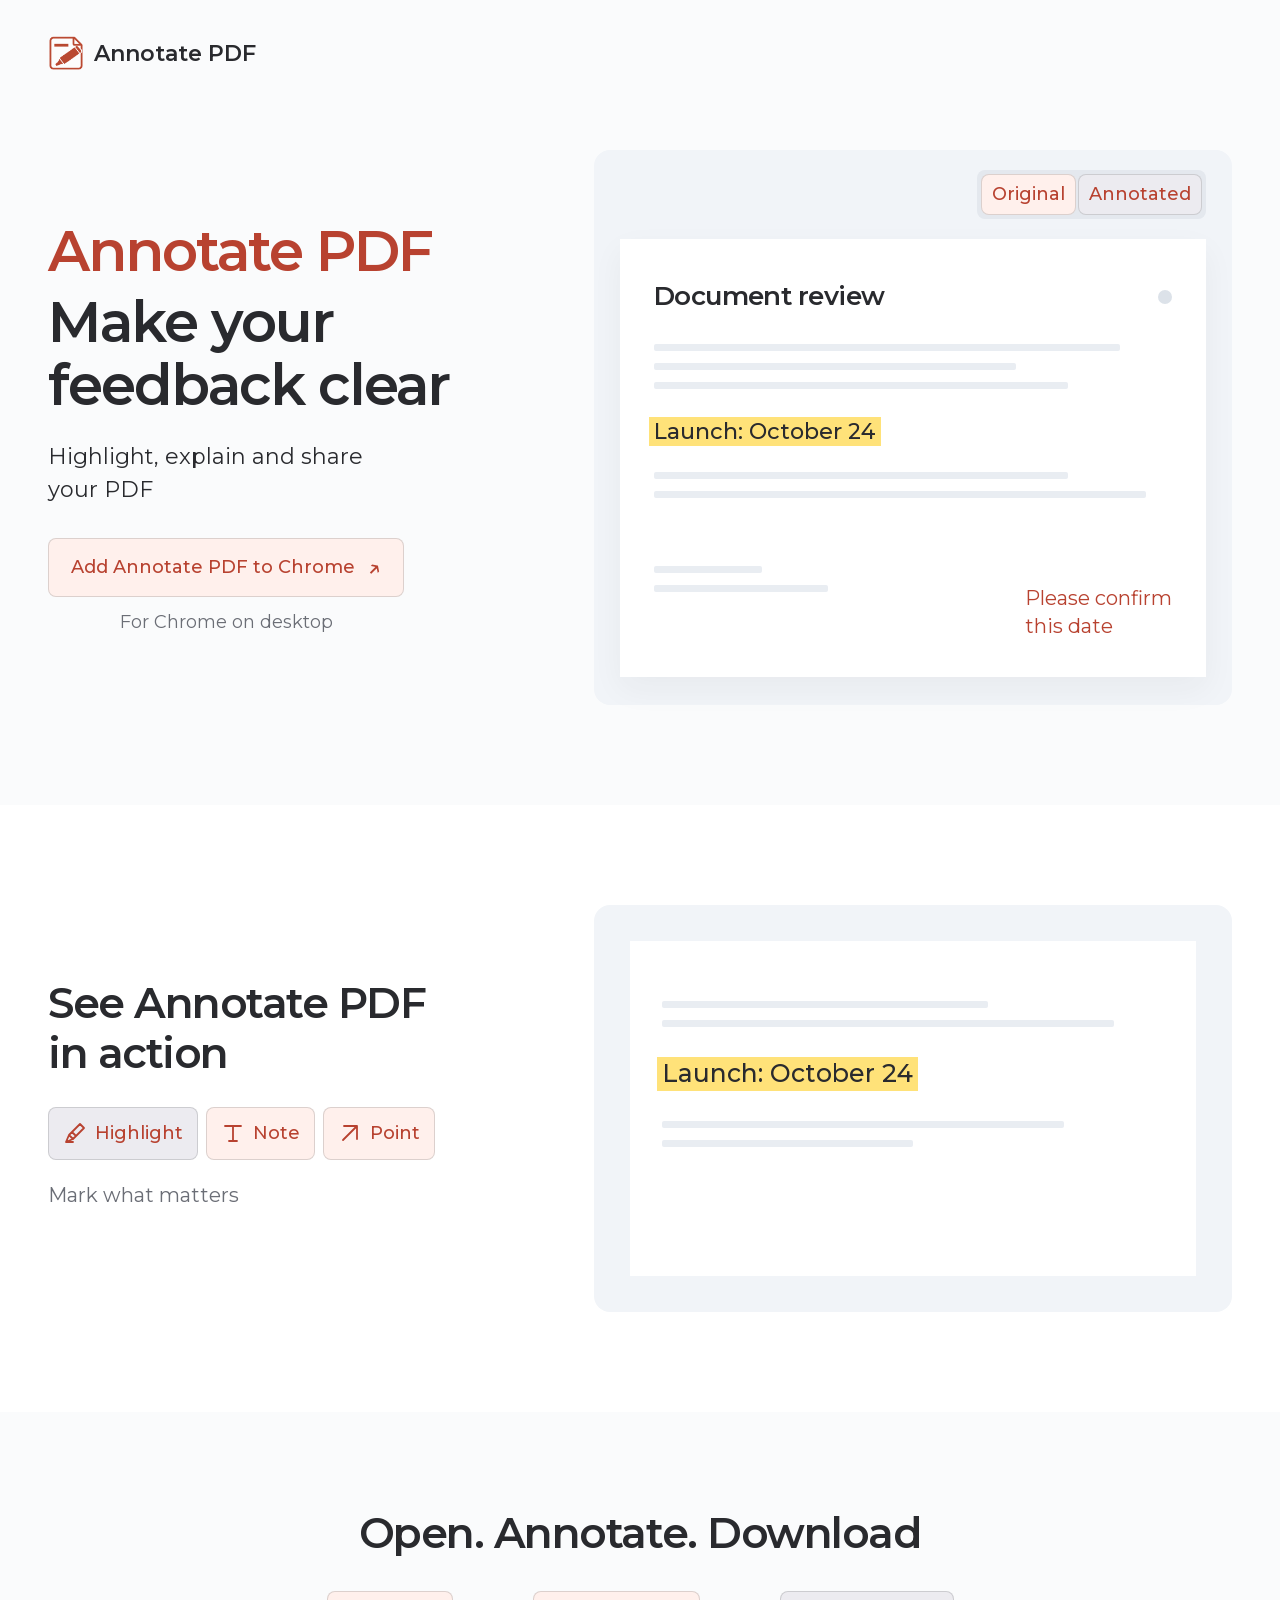
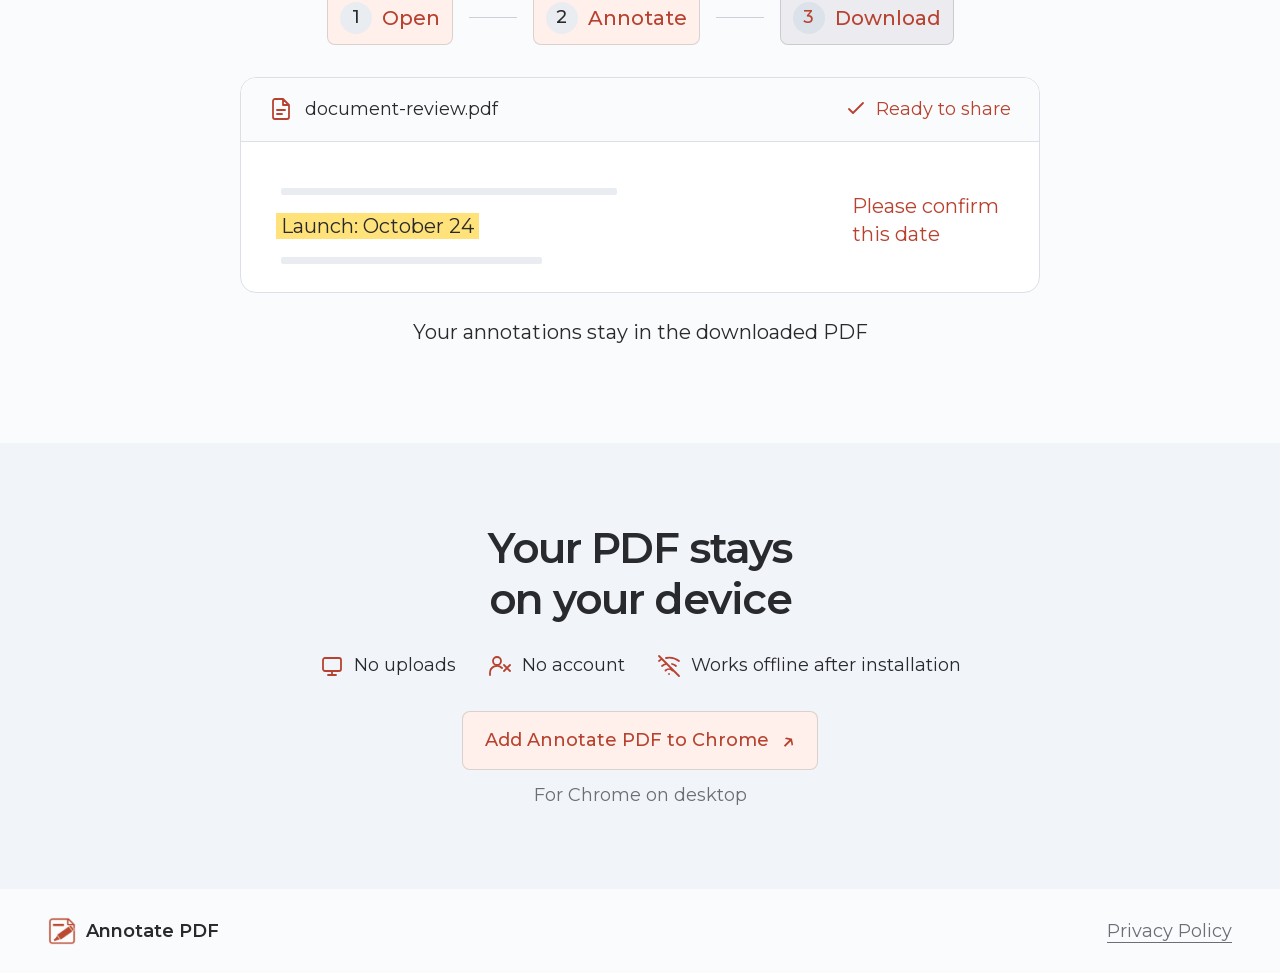
<file: index.html>
<!doctype html>
<html lang="en">
<head>
  <meta charset="utf-8">
  <meta name="viewport" content="width=device-width, initial-scale=1">
  <title>Annotate PDF — Highlight, Add Notes and Download</title>
  <meta name="description" content="Use Annotate PDF to highlight text, add notes and arrows, and download your marked-up file. For Chrome on desktop, with no PDF uploads or account.">
  <meta property="og:title" content="Annotate PDF — Make Your Feedback Clear">
  <meta property="og:description" content="Highlight, explain and download your document with Annotate PDF for Chrome.">
  <meta property="og:type" content="website">
  <meta property="og:url" content="https://annotatepdf.org/">
  <link rel="canonical" href="https://annotatepdf.org/">
  <link rel="icon" href="/welcome/assets/annotate-pdf.png" type="image/png">
  <link rel="preload" href="/welcome/assets/Montserrat-Regular.woff2" as="font" type="font/woff2" crossorigin>
  <link rel="preload" href="/welcome/assets/Montserrat-SemiBold.woff2" as="font" type="font/woff2" crossorigin>
  <link rel="stylesheet" href="/home.css?v=5">
  <script src="/home.js?v=2" defer></script>
</head>
<body>
  <header class="site-header wrap">
    <a class="brand" href="/" aria-current="page"><img src="/welcome/assets/annotate-pdf.png" width="36" height="36" alt="">Annotate PDF</a>
  </header>
  <main>
    <section class="hero wrap" aria-labelledby="hero-title">
      <div class="hero-copy">
        <h1 id="hero-title"><span>Annotate PDF</span> Make your feedback clear</h1>
        <p class="lead">Highlight, explain and share your PDF</p>
        <div class="install-group">
          <button class="install" type="button" commandfor="install-dialog" command="show-modal" data-install>Add Annotate PDF to Chrome <span aria-hidden="true">↗</span></button>
          <p class="platform">For Chrome on desktop</p>
        </div>
      </div>
      <div class="hero-example example" data-view="annotated">
        <div class="example-bar"><div class="switch interactive" hidden aria-label="Compare document">
          <button type="button" data-view="original" aria-pressed="false">Original</button>
          <button type="button" data-view="annotated" aria-pressed="true">Annotated</button>
        </div></div>
        <div class="paper hero-paper" role="img" aria-label="Example PDF in Annotate PDF with a highlighted date and a note asking to confirm the date.">
          <div aria-hidden="true" class="paper-content">
            <div class="doc-heading">Document review<span class="doc-dot"></span></div>
            <div class="rule w90"></div><div class="rule w70"></div><div class="rule w80"></div>
            <div class="date"><span>Launch: October 24</span><i class="highlight annotation"></i></div>
            <div class="rule w80"></div><div class="rule w95"></div>
            <div class="review-note annotation">Please confirm<br>this date</div>

            <div class="doc-bottom"><div class="rule w50"></div><div class="rule w80"></div></div>
          </div>
        </div>
      </div>
    </section>

    <section class="tools-section" aria-labelledby="tools-title">
      <div class="wrap tools-layout">
        <div class="tools-copy">
          <h2 id="tools-title">See Annotate PDF<br> in action</h2>
          <div class="tool-tabs interactive" role="tablist" aria-label="Annotation examples" hidden>
            <button type="button" id="tab-highlight" role="tab" aria-selected="true" aria-controls="panel-highlight" tabindex="0" data-tool="highlight"><svg aria-hidden="true" viewBox="0 0 24 24"><path d="m9 11 8-8 4 4-8 8M9 11l4 4-3 3-4-4 3-3ZM6 14l-3 7 7-3M3 21h7"/></svg>Highlight</button>
            <button type="button" id="tab-note" role="tab" aria-selected="false" aria-controls="panel-note" tabindex="-1" data-tool="note"><svg aria-hidden="true" viewBox="0 0 24 24"><path d="M4 5h16M12 5v15M8 20h8"/></svg>Note</button>
            <button type="button" id="tab-point" role="tab" aria-selected="false" aria-controls="panel-point" tabindex="-1" data-tool="point"><svg aria-hidden="true" viewBox="0 0 24 24"><path d="M5 19 19 5M6 5h13v13"/></svg>Point</button>
          </div>
          <div class="tool-caption">
            <p id="panel-highlight" role="tabpanel" aria-labelledby="tab-highlight" tabindex="0">Mark what matters</p>
            <p id="panel-note" role="tabpanel" aria-labelledby="tab-note" tabindex="0" hidden>Explain it on the page</p>
            <p id="panel-point" role="tabpanel" aria-labelledby="tab-point" tabindex="0" hidden>Show exactly where</p>
          </div>
        </div>
        <div class="tool-example" data-tool="highlight" role="img" aria-label="Document example with the launch date highlighted.">
          <div class="detail-paper" aria-hidden="true">
            <div class="rule w65"></div><div class="rule w90"></div>
            <div class="detail-date">Launch: October 24<i class="tool-highlight"></i><i class="detail-box tool-point"></i></div>
            <div class="rule w80"></div><div class="rule w50"></div>
            <div class="detail-note tool-note">Please confirm this date</div>

          </div>
        </div>
      </div>
    </section>

    <section class="workflow wrap" aria-labelledby="workflow-title">
      <h2 id="workflow-title">Open. Annotate. Download</h2>
      <div class="steps interactive" aria-label="Preview the three steps" hidden>
        <button type="button" data-step="open" aria-pressed="false"><span>1</span>Open</button><i aria-hidden="true"></i>
        <button type="button" data-step="annotate" aria-pressed="false"><span>2</span>Annotate</button><i aria-hidden="true"></i>
        <button type="button" data-step="download" aria-pressed="true"><span>3</span>Download</button>
      </div>
      <div class="workflow-demo" data-step="download">
        <div class="file-bar"><svg aria-hidden="true" viewBox="0 0 24 24"><path d="M14 2H6a2 2 0 0 0-2 2v16a2 2 0 0 0 2 2h12a2 2 0 0 0 2-2V8l-6-6ZM14 2v6h6M8 13h8M8 17h5"/></svg><span>document-review.pdf</span><span class="file-check"><svg aria-hidden="true" viewBox="0 0 24 24"><path d="m5 12 4 4L19 6"/></svg>Ready to share</span></div>
        <div class="result-document" role="img" aria-label="PDF exported from Annotate PDF, with the highlight and note visible in the document.">
          <div aria-hidden="true" class="result-content"><div class="result-lines"><div class="rule w90"></div><div class="result-date">Launch: October 24<i class="result-highlight"></i></div><div class="rule w70"></div></div><div class="result-note">Please confirm<br>this date</div></div>
        </div>
      </div>
      <p class="result-copy">Your annotations stay in the downloaded PDF</p>
    </section>

    <section class="closing" aria-labelledby="closing-title"><div class="wrap">
      <h2 id="closing-title">Your PDF stays<br>on your device</h2>
      <ul class="benefits">
        <li><svg aria-hidden="true" viewBox="0 0 24 24"><rect x="3" y="4" width="18" height="13" rx="2"/><path d="M8 21h8m-4-4v4"/></svg>No uploads</li>
        <li><svg aria-hidden="true" viewBox="0 0 24 24"><circle cx="9" cy="7" r="4"/><path d="M2 21v-2a7 7 0 0 1 12-5m2-3 6 6m0-6-6 6"/></svg>No account</li>
        <li><svg aria-hidden="true" viewBox="0 0 24 24"><path d="m2 2 20 20M8.5 16.5a5 5 0 0 1 7 0M5 12a10 10 0 0 1 4-2m6 0a10 10 0 0 1 4 2M2 7a16 16 0 0 1 3-2m4-1a16 16 0 0 1 13 3M12 20h.01"/></svg>Works offline after installation</li>
      </ul>
      <div class="install-group">
        <button class="install" type="button" commandfor="install-dialog" command="show-modal" data-install>Add Annotate PDF to Chrome <span aria-hidden="true">↗</span></button>
        <p class="platform">For Chrome on desktop</p>
      </div>
    </div></section>
  </main>
  <footer class="site-footer wrap"><a class="brand" href="/"><img src="/welcome/assets/annotate-pdf.png" width="28" height="28" alt="">Annotate PDF</a><a href="/privacy/">Privacy Policy</a></footer>
  <dialog id="install-dialog" closedby="any" lang="en" aria-labelledby="install-title" aria-describedby="install-description">
    <h2 id="install-title">The extension is under review</h2>
    <p id="install-description">We’ll add the store link once it’s published</p>
    <form method="dialog"><button class="install" autofocus>Got it</button></form>
  </dialog>
</body>
</html>
</file>
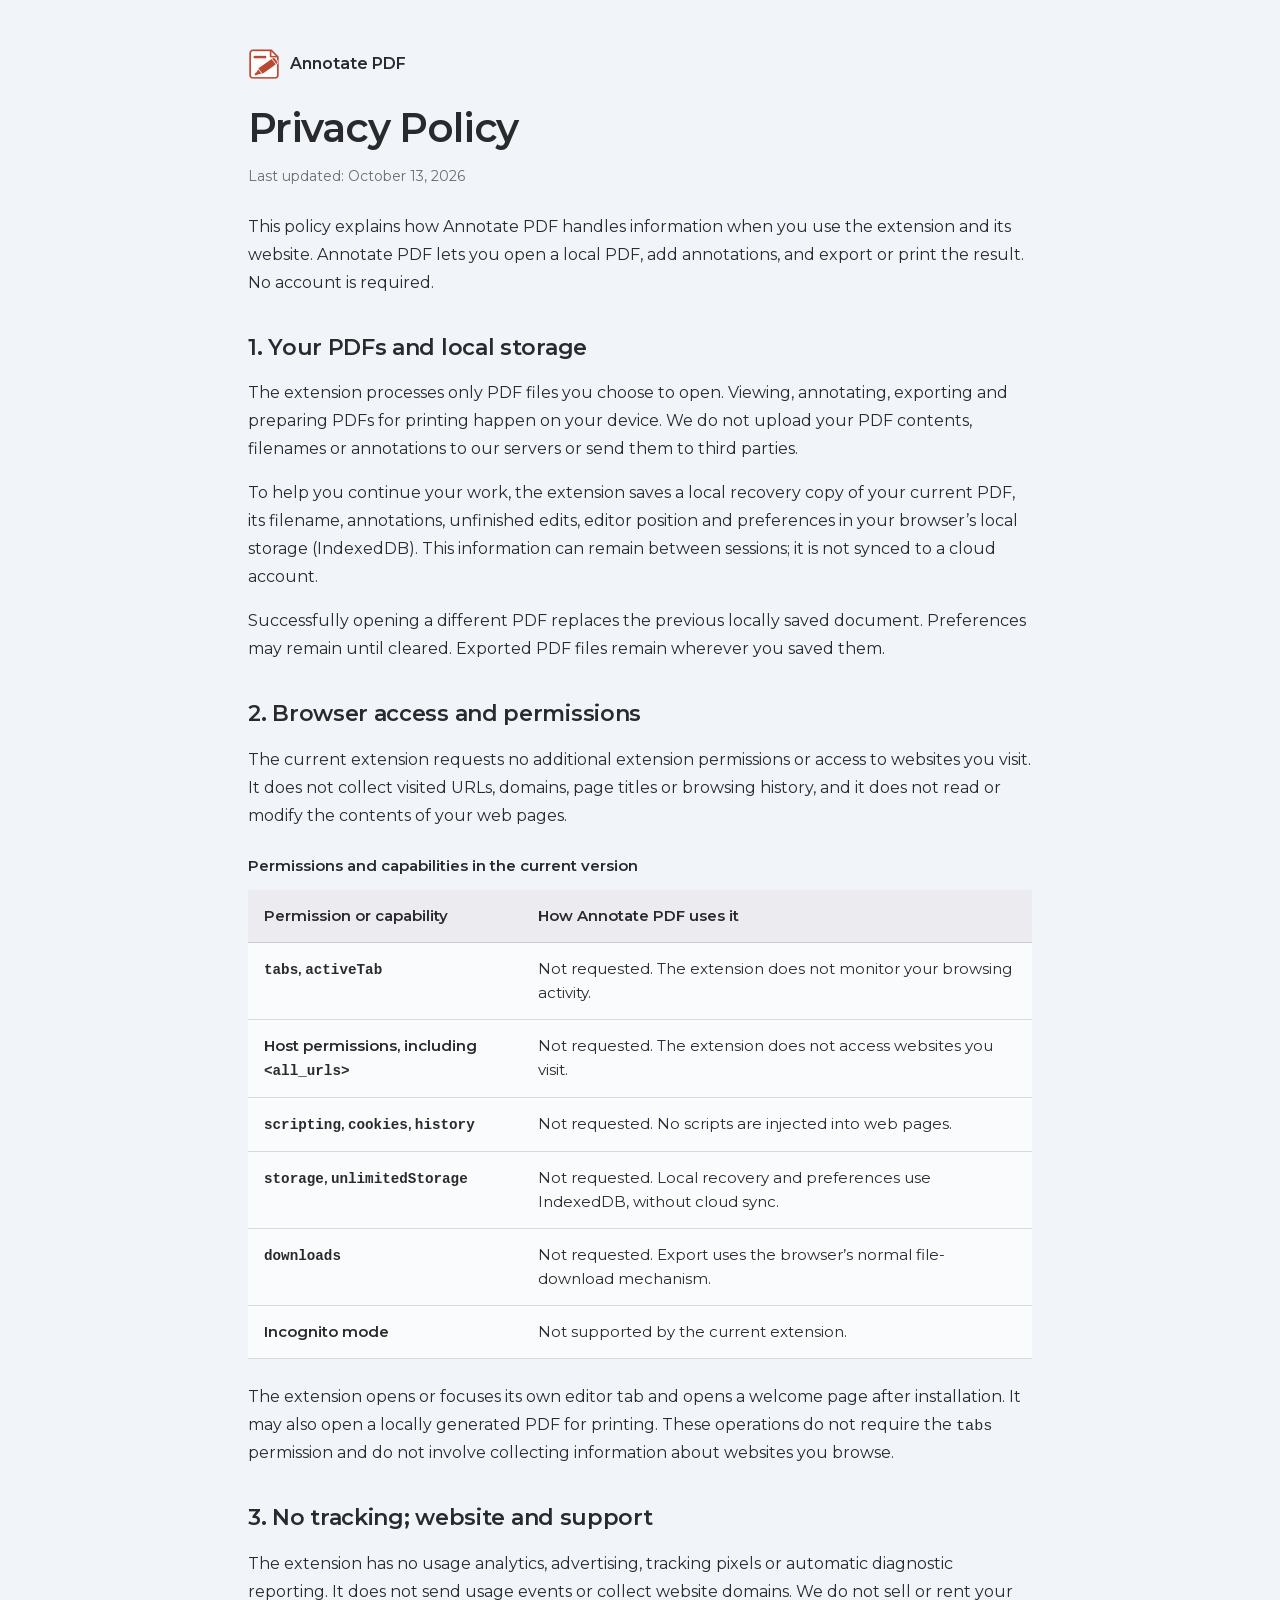
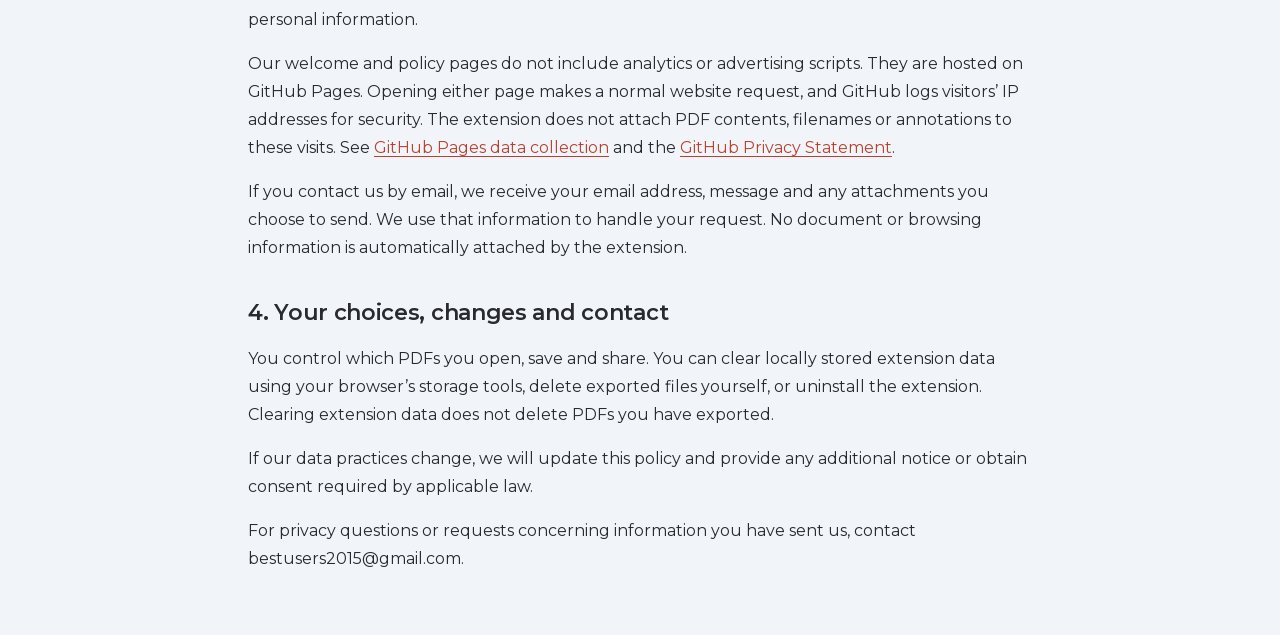
<file: privacy/index.html>
<!doctype html>
<html lang="en">
<head>
  <meta charset="utf-8">
  <meta name="viewport" content="width=device-width, initial-scale=1">
  <meta name="description" content="How Annotate PDF handles your documents, local drafts and browser permissions. Your PDFs are processed on your device.">
  <title>Privacy Policy — Annotate PDF</title>
  <link rel="canonical" href="https://annotatepdf.org/privacy/">
  <link rel="icon" href="../welcome/assets/annotate-pdf.png" type="image/png">
  <link rel="stylesheet" href="./privacy.css">
</head>
<body>
  <main>
    <header>
      <div class="brand"><img src="../welcome/assets/annotate-pdf.png" width="32" height="32" alt=""><span>Annotate PDF</span></div>
      <h1>Privacy Policy</h1>
      <p class="updated">Last updated: <time datetime="2026-10-13">October 13, 2026</time></p>
      <p>This policy explains how Annotate PDF handles information when you use the extension and its website. Annotate PDF lets you open a local PDF, add annotations, and export or print the result. No account is required.</p>
    </header>

    <section aria-labelledby="local-data">
      <h2 id="local-data">1. Your PDFs and local storage</h2>
      <p>The extension processes only PDF files you choose to open. Viewing, annotating, exporting and preparing PDFs for printing happen on your device. We do not upload your PDF contents, filenames or annotations to our servers or send them to third parties.</p>
      <p>To help you continue your work, the extension saves a local recovery copy of your current PDF, its filename, annotations, unfinished edits, editor position and preferences in your browser’s local storage (IndexedDB). This information can remain between sessions; it is not synced to a cloud account.</p>
      <p>Successfully opening a different PDF replaces the previous locally saved document. Preferences may remain until cleared. Exported PDF files remain wherever you saved them.</p>
    </section>

    <section aria-labelledby="permissions">
      <h2 id="permissions">2. Browser access and permissions</h2>
      <p>The current extension requests no additional extension permissions or access to websites you visit. It does not collect visited URLs, domains, page titles or browsing history, and it does not read or modify the contents of your web pages.</p>
      <div class="permissions-table">
        <table>
          <caption>Permissions and capabilities in the current version</caption>
          <thead><tr><th scope="col">Permission or capability</th><th scope="col">How Annotate PDF uses it</th></tr></thead>
          <tbody>
            <tr><th scope="row"><code>tabs</code>, <code>activeTab</code></th><td>Not requested. The extension does not monitor your browsing activity.</td></tr>
            <tr><th scope="row">Host permissions, including <code>&lt;all_urls&gt;</code></th><td>Not requested. The extension does not access websites you visit.</td></tr>
            <tr><th scope="row"><code>scripting</code>, <code>cookies</code>, <code>history</code></th><td>Not requested. No scripts are injected into web pages.</td></tr>
            <tr><th scope="row"><code>storage</code>, <code>unlimitedStorage</code></th><td>Not requested. Local recovery and preferences use IndexedDB, without cloud sync.</td></tr>
            <tr><th scope="row"><code>downloads</code></th><td>Not requested. Export uses the browser’s normal file-download mechanism.</td></tr>
            <tr><th scope="row">Incognito mode</th><td>Not supported by the current extension.</td></tr>
          </tbody>
        </table>
      </div>
      <p>The extension opens or focuses its own editor tab and opens a welcome page after installation. It may also open a locally generated PDF for printing. These operations do not require the <code>tabs</code> permission and do not involve collecting information about websites you browse.</p>
    </section>

    <section aria-labelledby="tracking">
      <h2 id="tracking">3. No tracking; website and support</h2>
      <p>The extension has no usage analytics, advertising, tracking pixels or automatic diagnostic reporting. It does not send usage events or collect website domains. We do not sell or rent your personal information.</p>
      <p>Our welcome and policy pages do not include analytics or advertising scripts. They are hosted on GitHub Pages. Opening either page makes a normal website request, and GitHub logs visitors’ IP addresses for security. The extension does not attach PDF contents, filenames or annotations to these visits. See <a href="https://docs.github.com/en/pages/getting-started-with-github-pages/what-is-github-pages#data-collection">GitHub Pages data collection</a> and the <a href="https://docs.github.com/en/site-policy/privacy-policies/github-general-privacy-statement">GitHub Privacy Statement</a>.</p>
      <p>If you contact us by email, we receive your email address, message and any attachments you choose to send. We use that information to handle your request. No document or browsing information is automatically attached by the extension.</p>
    </section>

    <section aria-labelledby="choices">
      <h2 id="choices">4. Your choices, changes and contact</h2>
      <p>You control which PDFs you open, save and share. You can clear locally stored extension data using your browser’s storage tools, delete exported files yourself, or uninstall the extension. Clearing extension data does not delete PDFs you have exported.</p>
      <p>If our data practices change, we will update this policy and provide any additional notice or obtain consent required by applicable law.</p>
      <p>For privacy questions or requests concerning information you have sent us, contact <a href="mailto:bestusers2015@gmail.com">bestusers2015@gmail.com</a>.</p>
    </section>
  </main>
</body>
</html>
</file>
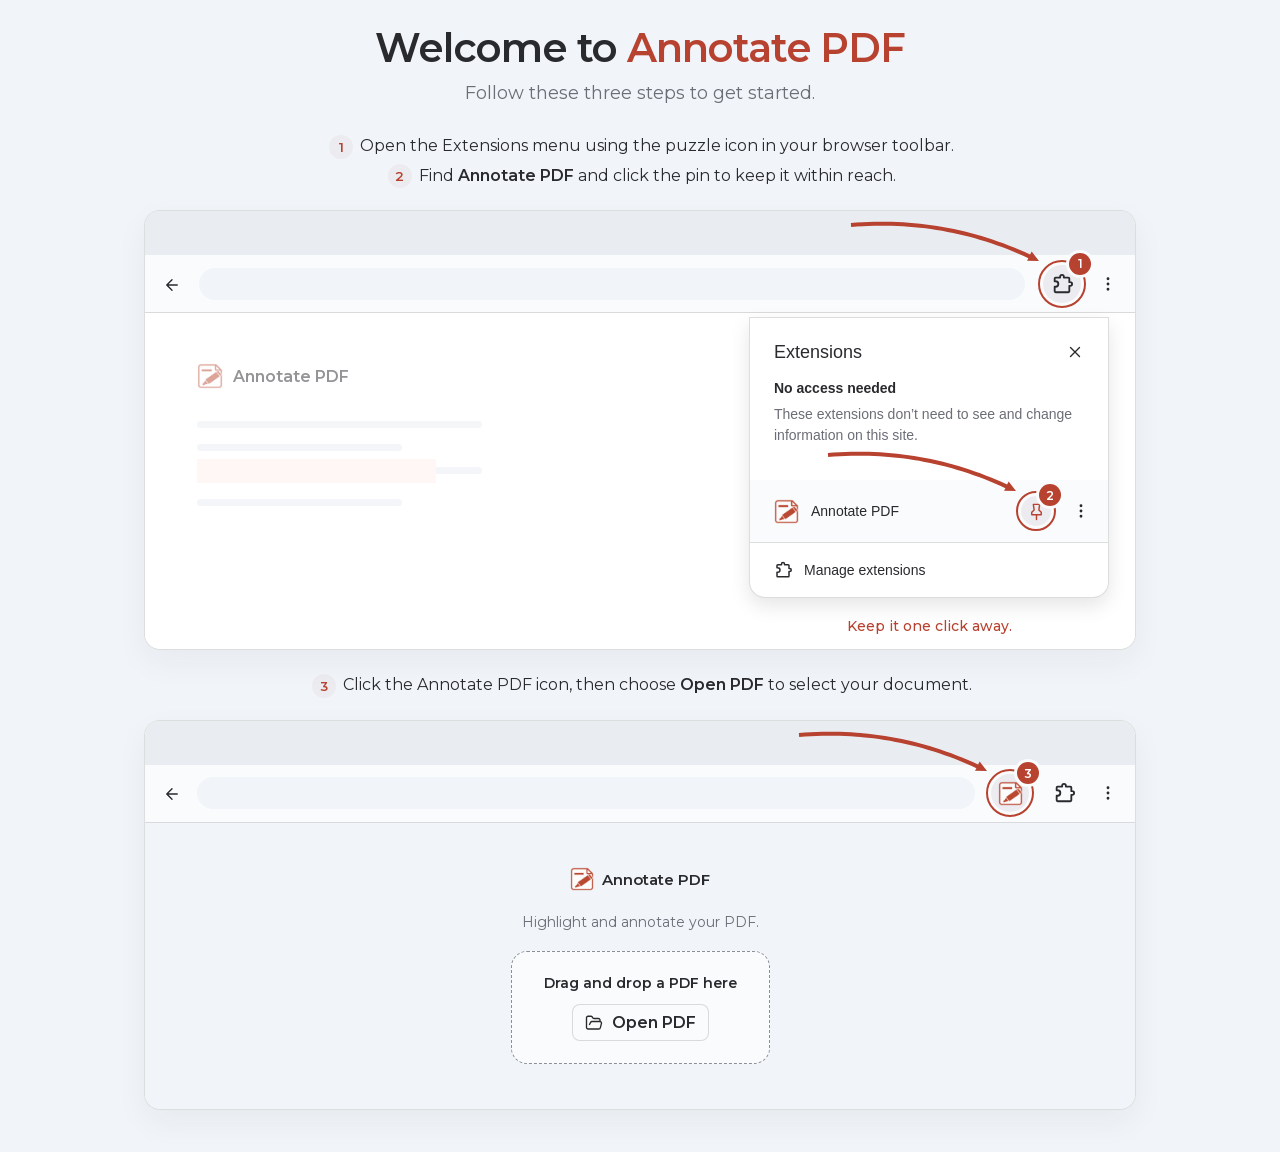
<file: welcome/index.html>
<!doctype html>
<html lang="en">
<head>
 <meta charset="utf-8">
 <meta name="viewport" content="width=device-width, initial-scale=1">
 <meta name="robots" content="noindex,follow">
 <meta name="description" content="Get started with Annotate PDF. Pin the extension, open the editor, and choose your first PDF.">
 <title>Welcome to Annotate PDF</title>
 <link rel="icon" href="./assets/annotate-pdf.png" type="image/png">
 <link rel="stylesheet" href="./welcome.css">
</head>
<body>
 <main>
  <header class="welcome-header">
   <h1>Welcome to <span>Annotate PDF</span></h1>
   <p class="intro">Follow these three steps to get started.</p>
  </header>
  <section class="step" aria-label="Pin Annotate PDF">
   <div class="step-instructions">
   <p><span class="inline-number">1</span> Open the Extensions menu using the puzzle icon in your browser toolbar.<br class="desktop-break"> <span class="inline-number">2</span> Find <strong>Annotate PDF</strong> and click the pin to keep it within reach.</p></div>
   <figure class="browser pin-browser" role="img" aria-label="Chrome illustration: 1. Click the puzzle piece in the toolbar. 2. Click the pin next to Annotate PDF in the Extensions menu.">
    <div aria-hidden="true">
     <div class="chrome-tabs"></div>
 <div class="chrome-address"><span class="back"><svg class="icon" viewBox="0 0 24 24" fill="none" stroke="currentColor" stroke-width="1.8" stroke-linecap="round" stroke-linejoin="round" aria-hidden="true"><path d="M19 12H5m7-7-7 7 7 7"/></svg></span><span class="address"></span><span class="toolbar-target puzzle target"><svg class="icon browser-puzzle" viewBox="0 0 24 24" fill="none" stroke="currentColor" stroke-width="2" stroke-linecap="round" stroke-linejoin="round" aria-hidden="true"><path d="M5 5h5V4a2 2 0 0 1 4 0v1h5a1 1 0 0 1 1 1v4h1a2 2 0 0 1 0 4h-1v6a1 1 0 0 1-1 1H5a1 1 0 0 1-1-1v-5h1a3 3 0 0 0 0-6H4V6a1 1 0 0 1 1-1Z"/></svg><b class="callout">1</b><svg class="guide-arrow" viewBox="0 0 200 64" fill="none" aria-hidden="true"><polygon points="8.167423202728566,13.992980047865034 13.980077110679519,13.549650519855657 19.774849516583053,13.1977573209563 25.551759243710823,12.93728781932365 31.310826163677238,12.768230133321877 37.05207115306643,12.69057320799682 42.775516041948805,12.704306889236976 48.481183554394086,12.809421994801506 54.169097241196376,13.005910381393438 59.83928140513698,13.293765006968663 65.49176101922212,13.672979987497884 71.1265616384411,14.143550647440424 76.74370930569476,14.70547356324524 82.34323045264073,15.358746599264908 87.92515179629,16.10336893555219 93.48950023226435,16.939341087104243 99.036302725686,17.866664914225193 104.56558620071814,18.885343623791428 110.07737742980297,19.995381761323095 115.57170292365693,21.19678519388767 121.04858882307595,22.489561083984228 126.50806079357866,23.873717854677388 131.95014392387426,25.349265146365408 137.37486262908283,26.916213765675003 142.78224055956133,28.574575627073628 148.172300516104,30.324363687876534 153.54506437218475,32.16559187739921 158.9005530038049,34.09827502106403 164.23878622739534,36.12242876031357 169.55978274610632,38.23806946920962 174.86356010469962,40.445214168609475 180.15013465314314,42.74388043880617 185.41952151889473,45.1340863315021 184.0008941602207,47.853510936332015 196,48 188.65598502519572,38.509718442013934 187.10025857407305,41.50433111229648 181.77391630961836,39.08829113855721 176.42956727639108,36.76450478885524 171.06722660184911,34.532990114892996 165.68691063596037,32.3937646969635 160.28863692348673,30.346845555924023 154.87242416757834,28.3922490658364 149.4382921846661,26.52999086814316 143.9862618507513,24.760085788266707 138.51635503930788,23.082547755522512 133.02859455113006,21.49738972722584 127.52300403657492,20.004623617844146 121.99960791076238,18.60426023400413 116.45843126240173,17.29630921610407 110.89949975701157,16.080778987208568 105.32283953538777,14.957676709816708 99.72847710824689,13.927008250995964 94.11643924803109,12.988778156266482 88.48675287890352,12.14298963250465 82.83944496598646,11.389644540014597 77.17454240490163,10.728743393793481 71.49207191266001,10.160285373894055 65.7920599209193,9.684268344668903 60.07453247258031,9.30068888256698 54.33951512263233,9.00954231204761 48.587032844081584,8.810822749081494 42.81710993970941,8.70452315162452 37.02976996030986,8.690635376379728 31.225035629952682,8.769150241106262 25.402928778708283,8.940057591692632 19.563470283160797,9.203346373184674 13.706680014924627,9.55900470394656 7.832576797271435,10.007019952134966" fill="currentColor" stroke="none"/></svg></span><span class="browser-more"><svg class="icon" viewBox="0 0 24 24" fill="none" stroke="currentColor" stroke-width="1.8" stroke-linecap="round" stroke-linejoin="round" aria-hidden="true"><circle cx="12" cy="5" r="1"/><circle cx="12" cy="12" r="1"/><circle cx="12" cy="19" r="1"/></svg></span></div>
     <div class="browser-content"><div class="ghost-page"><span class="ghost-brand"><img src="./assets/annotate-pdf.png" width="32" height="32" alt=""> Annotate PDF</span><span class="ghost-line"></span><span class="ghost-line short"></span><span class="ghost-line"></span><span class="ghost-highlight"></span><span class="ghost-line short"></span></div></div>
     <div class="extension-menu"><div class="menu-heading">Extensions <svg class="icon" viewBox="0 0 24 24" fill="none" stroke="currentColor" stroke-width="1.8" stroke-linecap="round" stroke-linejoin="round" aria-hidden="true"><path d="m18 6-12 12M6 6l12 12"/></svg></div><p class="menu-note">No access needed</p><p class="menu-description">These extensions don’t need to see and change information on this site.</p>
      <div class="extension-row"><img src="./assets/annotate-pdf.png" width="32" height="32" alt=""><span>Annotate PDF</span><span class="pin-target target"><svg class="icon" viewBox="0 0 24 24" fill="none" stroke="currentColor" stroke-width="1.8" stroke-linecap="round" stroke-linejoin="round" aria-hidden="true"><path d="M16 3H8l1 7-3 3v3h12v-3l-3-3 1-7Z"/><path d="M12 16v6"/></svg><b class="callout">2</b><svg class="guide-arrow" viewBox="0 0 200 64" fill="none" aria-hidden="true"><polygon points="8.167423202728566,13.992980047865034 13.980077110679519,13.549650519855657 19.774849516583053,13.1977573209563 25.551759243710823,12.93728781932365 31.310826163677238,12.768230133321877 37.05207115306643,12.69057320799682 42.775516041948805,12.704306889236976 48.481183554394086,12.809421994801506 54.169097241196376,13.005910381393438 59.83928140513698,13.293765006968663 65.49176101922212,13.672979987497884 71.1265616384411,14.143550647440424 76.74370930569476,14.70547356324524 82.34323045264073,15.358746599264908 87.92515179629,16.10336893555219 93.48950023226435,16.939341087104243 99.036302725686,17.866664914225193 104.56558620071814,18.885343623791428 110.07737742980297,19.995381761323095 115.57170292365693,21.19678519388767 121.04858882307595,22.489561083984228 126.50806079357866,23.873717854677388 131.95014392387426,25.349265146365408 137.37486262908283,26.916213765675003 142.78224055956133,28.574575627073628 148.172300516104,30.324363687876534 153.54506437218475,32.16559187739921 158.9005530038049,34.09827502106403 164.23878622739534,36.12242876031357 169.55978274610632,38.23806946920962 174.86356010469962,40.445214168609475 180.15013465314314,42.74388043880617 185.41952151889473,45.1340863315021 184.0008941602207,47.853510936332015 196,48 188.65598502519572,38.509718442013934 187.10025857407305,41.50433111229648 181.77391630961836,39.08829113855721 176.42956727639108,36.76450478885524 171.06722660184911,34.532990114892996 165.68691063596037,32.3937646969635 160.28863692348673,30.346845555924023 154.87242416757834,28.3922490658364 149.4382921846661,26.52999086814316 143.9862618507513,24.760085788266707 138.51635503930788,23.082547755522512 133.02859455113006,21.49738972722584 127.52300403657492,20.004623617844146 121.99960791076238,18.60426023400413 116.45843126240173,17.29630921610407 110.89949975701157,16.080778987208568 105.32283953538777,14.957676709816708 99.72847710824689,13.927008250995964 94.11643924803109,12.988778156266482 88.48675287890352,12.14298963250465 82.83944496598646,11.389644540014597 77.17454240490163,10.728743393793481 71.49207191266001,10.160285373894055 65.7920599209193,9.684268344668903 60.07453247258031,9.30068888256698 54.33951512263233,9.00954231204761 48.587032844081584,8.810822749081494 42.81710993970941,8.70452315162452 37.02976996030986,8.690635376379728 31.225035629952682,8.769150241106262 25.402928778708283,8.940057591692632 19.563470283160797,9.203346373184674 13.706680014924627,9.55900470394656 7.832576797271435,10.007019952134966" fill="currentColor" stroke="none"/></svg></span><svg class="icon" viewBox="0 0 24 24" fill="none" stroke="currentColor" stroke-width="1.8" stroke-linecap="round" stroke-linejoin="round" aria-hidden="true"><circle cx="12" cy="5" r="1"/><circle cx="12" cy="12" r="1"/><circle cx="12" cy="19" r="1"/></svg></div>
      <div class="menu-footer"><svg class="icon browser-puzzle" viewBox="0 0 24 24" fill="none" stroke="currentColor" stroke-width="2" stroke-linecap="round" stroke-linejoin="round" aria-hidden="true"><path d="M5 5h5V4a2 2 0 0 1 4 0v1h5a1 1 0 0 1 1 1v4h1a2 2 0 0 1 0 4h-1v6a1 1 0 0 1-1 1H5a1 1 0 0 1-1-1v-5h1a3 3 0 0 0 0-6H4V6a1 1 0 0 1 1-1Z"/></svg> Manage extensions</div>
     </div>
     <div class="pin-note">Keep it one click away.</div>
    </div>
   </figure>
  </section>
  <section class="step open-step" aria-label="Open a PDF">
   <div class="step-instructions">
   <p><span class="inline-number">3</span> Click the Annotate PDF icon, then choose <strong>Open PDF</strong> to select your document.</p></div>
   <figure class="browser open-browser" role="img" aria-label="Chrome illustration: 3. Click the pinned Annotate PDF icon to open the editor. In the editor, choose Open PDF to select a local file.">
    <div aria-hidden="true">
     <div class="chrome-tabs"></div>
 <div class="chrome-address"><span class="back"><svg class="icon" viewBox="0 0 24 24" fill="none" stroke="currentColor" stroke-width="1.8" stroke-linecap="round" stroke-linejoin="round" aria-hidden="true"><path d="M19 12H5m7-7-7 7 7 7"/></svg></span><span class="address"></span><span class="toolbar-target pinned"><img src="./assets/annotate-pdf.png" width="32" height="32" alt=""><b class="callout">3</b><svg class="guide-arrow" viewBox="0 0 200 64" fill="none" aria-hidden="true"><polygon points="8.167423202728566,13.992980047865034 13.980077110679519,13.549650519855657 19.774849516583053,13.1977573209563 25.551759243710823,12.93728781932365 31.310826163677238,12.768230133321877 37.05207115306643,12.69057320799682 42.775516041948805,12.704306889236976 48.481183554394086,12.809421994801506 54.169097241196376,13.005910381393438 59.83928140513698,13.293765006968663 65.49176101922212,13.672979987497884 71.1265616384411,14.143550647440424 76.74370930569476,14.70547356324524 82.34323045264073,15.358746599264908 87.92515179629,16.10336893555219 93.48950023226435,16.939341087104243 99.036302725686,17.866664914225193 104.56558620071814,18.885343623791428 110.07737742980297,19.995381761323095 115.57170292365693,21.19678519388767 121.04858882307595,22.489561083984228 126.50806079357866,23.873717854677388 131.95014392387426,25.349265146365408 137.37486262908283,26.916213765675003 142.78224055956133,28.574575627073628 148.172300516104,30.324363687876534 153.54506437218475,32.16559187739921 158.9005530038049,34.09827502106403 164.23878622739534,36.12242876031357 169.55978274610632,38.23806946920962 174.86356010469962,40.445214168609475 180.15013465314314,42.74388043880617 185.41952151889473,45.1340863315021 184.0008941602207,47.853510936332015 196,48 188.65598502519572,38.509718442013934 187.10025857407305,41.50433111229648 181.77391630961836,39.08829113855721 176.42956727639108,36.76450478885524 171.06722660184911,34.532990114892996 165.68691063596037,32.3937646969635 160.28863692348673,30.346845555924023 154.87242416757834,28.3922490658364 149.4382921846661,26.52999086814316 143.9862618507513,24.760085788266707 138.51635503930788,23.082547755522512 133.02859455113006,21.49738972722584 127.52300403657492,20.004623617844146 121.99960791076238,18.60426023400413 116.45843126240173,17.29630921610407 110.89949975701157,16.080778987208568 105.32283953538777,14.957676709816708 99.72847710824689,13.927008250995964 94.11643924803109,12.988778156266482 88.48675287890352,12.14298963250465 82.83944496598646,11.389644540014597 77.17454240490163,10.728743393793481 71.49207191266001,10.160285373894055 65.7920599209193,9.684268344668903 60.07453247258031,9.30068888256698 54.33951512263233,9.00954231204761 48.587032844081584,8.810822749081494 42.81710993970941,8.70452315162452 37.02976996030986,8.690635376379728 31.225035629952682,8.769150241106262 25.402928778708283,8.940057591692632 19.563470283160797,9.203346373184674 13.706680014924627,9.55900470394656 7.832576797271435,10.007019952134966" fill="currentColor" stroke="none"/></svg></span><span class="toolbar-target puzzle"><svg class="icon browser-puzzle" viewBox="0 0 24 24" fill="none" stroke="currentColor" stroke-width="2" stroke-linecap="round" stroke-linejoin="round" aria-hidden="true"><path d="M5 5h5V4a2 2 0 0 1 4 0v1h5a1 1 0 0 1 1 1v4h1a2 2 0 0 1 0 4h-1v6a1 1 0 0 1-1 1H5a1 1 0 0 1-1-1v-5h1a3 3 0 0 0 0-6H4V6a1 1 0 0 1 1-1Z"/></svg></span><span class="browser-more"><svg class="icon" viewBox="0 0 24 24" fill="none" stroke="currentColor" stroke-width="1.8" stroke-linecap="round" stroke-linejoin="round" aria-hidden="true"><circle cx="12" cy="5" r="1"/><circle cx="12" cy="12" r="1"/><circle cx="12" cy="19" r="1"/></svg></span></div>
     <div class="start-preview"><span class="preview-brand"><img src="./assets/annotate-pdf.png" width="32" height="32" alt=""> Annotate PDF</span><span class="preview-description">Highlight and annotate your PDF.</span><div class="preview-drop"><span>Drag and drop a PDF here</span><span class="preview-open"><svg class="icon" viewBox="0 0 24 24" fill="none" stroke="currentColor" stroke-width="1.8" stroke-linecap="round" stroke-linejoin="round" aria-hidden="true"><path d="m6 14 1.5-2.9A2 2 0 0 1 9.24 10H20a2 2 0 0 1 1.94 2.5l-1.54 6a2 2 0 0 1-1.95 1.5H4a2 2 0 0 1-2-2V5a2 2 0 0 1 2-2h3.9a2 2 0 0 1 1.69.9l.81 1.2a2 2 0 0 0 1.67.9H18a2 2 0 0 1 2 2v2"/></svg> Open PDF</span></div></div>
    </div>
   </figure>
  </section>
 </main>
</body>
</html>
</file>
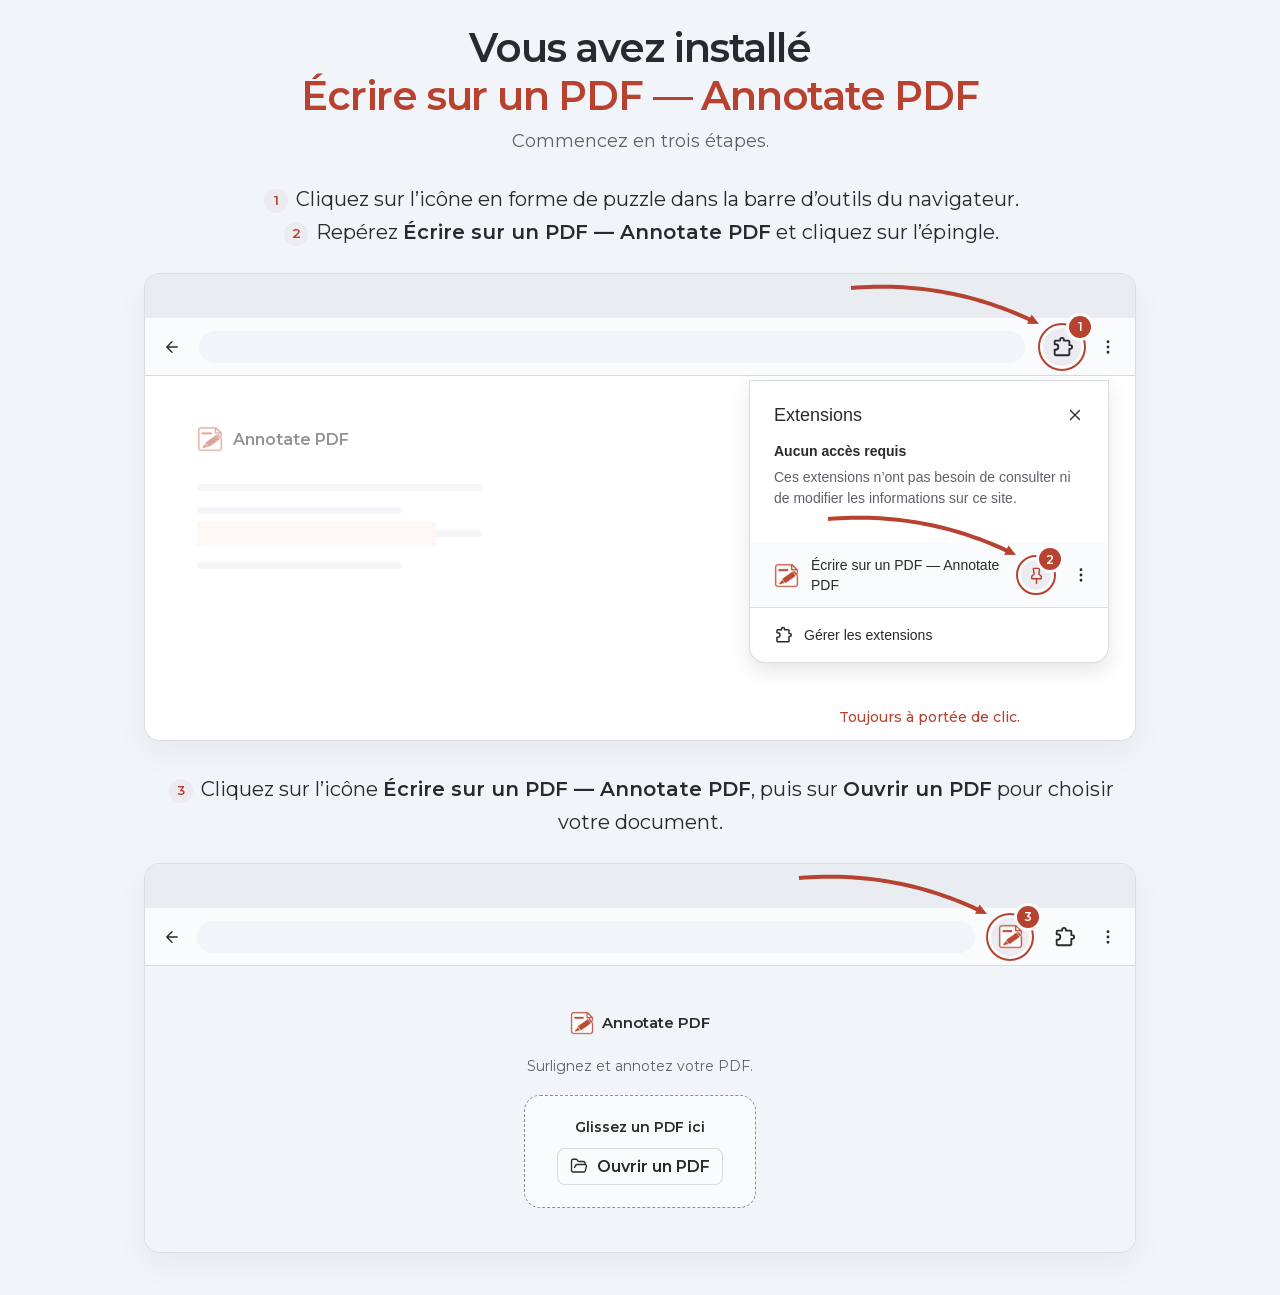
<file: welcome/fr/index.html>
<!doctype html>
<html lang="fr">
<head>
 <meta charset="utf-8">
 <meta name="viewport" content="width=device-width, initial-scale=1">
 <meta name="robots" content="noindex,follow">
 <meta name="description" content="Prenez en main Écrire sur un PDF — Annotate PDF : épinglez l’extension, ouvrez l’éditeur et choisissez votre premier PDF.">
 <title>Vous avez installé Écrire sur un PDF — Annotate PDF</title>
 <link rel="icon" href="../assets/annotate-pdf.png" type="image/png">
 <link rel="stylesheet" href="../welcome.css">
 <link rel="stylesheet" href="./fr.css">
</head>
<body>
 <main>
  <header class="welcome-header">
   <h1>Vous avez installé <span>Écrire sur un PDF — Annotate PDF</span></h1>
   <p class="intro">Commencez en trois étapes.</p>
  </header>
  <section class="step" aria-label="Épingler Écrire sur un PDF — Annotate PDF">
   <div class="step-instructions">
   <p><span class="inline-number">1</span> Cliquez sur l’icône en forme de puzzle dans la barre d’outils du navigateur.<br class="desktop-break"> <span class="inline-number">2</span> Repérez <strong>Écrire sur un PDF — Annotate PDF</strong> et cliquez sur l’épingle.</p></div>
   <figure class="browser pin-browser" role="img" aria-label="Illustration de Chrome : 1. Cliquez sur l’icône en forme de puzzle. 2. Cliquez sur l’épingle à côté d’Écrire sur un PDF — Annotate PDF dans le menu Extensions.">
    <div aria-hidden="true">
     <div class="chrome-tabs"></div>
 <div class="chrome-address"><span class="back"><svg class="icon" viewBox="0 0 24 24" fill="none" stroke="currentColor" stroke-width="1.8" stroke-linecap="round" stroke-linejoin="round" aria-hidden="true"><path d="M19 12H5m7-7-7 7 7 7"/></svg></span><span class="address"></span><span class="toolbar-target puzzle target"><svg class="icon browser-puzzle" viewBox="0 0 24 24" fill="none" stroke="currentColor" stroke-width="2" stroke-linecap="round" stroke-linejoin="round" aria-hidden="true"><path d="M5 5h5V4a2 2 0 0 1 4 0v1h5a1 1 0 0 1 1 1v4h1a2 2 0 0 1 0 4h-1v6a1 1 0 0 1-1 1H5a1 1 0 0 1-1-1v-5h1a3 3 0 0 0 0-6H4V6a1 1 0 0 1 1-1Z"/></svg><b class="callout">1</b><svg class="guide-arrow" viewBox="0 0 200 64" fill="none" aria-hidden="true"><polygon points="8.167423202728566,13.992980047865034 13.980077110679519,13.549650519855657 19.774849516583053,13.1977573209563 25.551759243710823,12.93728781932365 31.310826163677238,12.768230133321877 37.05207115306643,12.69057320799682 42.775516041948805,12.704306889236976 48.481183554394086,12.809421994801506 54.169097241196376,13.005910381393438 59.83928140513698,13.293765006968663 65.49176101922212,13.672979987497884 71.1265616384411,14.143550647440424 76.74370930569476,14.70547356324524 82.34323045264073,15.358746599264908 87.92515179629,16.10336893555219 93.48950023226435,16.939341087104243 99.036302725686,17.866664914225193 104.56558620071814,18.885343623791428 110.07737742980297,19.995381761323095 115.57170292365693,21.19678519388767 121.04858882307595,22.489561083984228 126.50806079357866,23.873717854677388 131.95014392387426,25.349265146365408 137.37486262908283,26.916213765675003 142.78224055956133,28.574575627073628 148.172300516104,30.324363687876534 153.54506437218475,32.16559187739921 158.9005530038049,34.09827502106403 164.23878622739534,36.12242876031357 169.55978274610632,38.23806946920962 174.86356010469962,40.445214168609475 180.15013465314314,42.74388043880617 185.41952151889473,45.1340863315021 184.0008941602207,47.853510936332015 196,48 188.65598502519572,38.509718442013934 187.10025857407305,41.50433111229648 181.77391630961836,39.08829113855721 176.42956727639108,36.76450478885524 171.06722660184911,34.532990114892996 165.68691063596037,32.3937646969635 160.28863692348673,30.346845555924023 154.87242416757834,28.3922490658364 149.4382921846661,26.52999086814316 143.9862618507513,24.760085788266707 138.51635503930788,23.082547755522512 133.02859455113006,21.49738972722584 127.52300403657492,20.004623617844146 121.99960791076238,18.60426023400413 116.45843126240173,17.29630921610407 110.89949975701157,16.080778987208568 105.32283953538777,14.957676709816708 99.72847710824689,13.927008250995964 94.11643924803109,12.988778156266482 88.48675287890352,12.14298963250465 82.83944496598646,11.389644540014597 77.17454240490163,10.728743393793481 71.49207191266001,10.160285373894055 65.7920599209193,9.684268344668903 60.07453247258031,9.30068888256698 54.33951512263233,9.00954231204761 48.587032844081584,8.810822749081494 42.81710993970941,8.70452315162452 37.02976996030986,8.690635376379728 31.225035629952682,8.769150241106262 25.402928778708283,8.940057591692632 19.563470283160797,9.203346373184674 13.706680014924627,9.55900470394656 7.832576797271435,10.007019952134966" fill="currentColor" stroke="none"/></svg></span><span class="browser-more"><svg class="icon" viewBox="0 0 24 24" fill="none" stroke="currentColor" stroke-width="1.8" stroke-linecap="round" stroke-linejoin="round" aria-hidden="true"><circle cx="12" cy="5" r="1"/><circle cx="12" cy="12" r="1"/><circle cx="12" cy="19" r="1"/></svg></span></div>
     <div class="browser-content"><div class="ghost-page"><span class="ghost-brand"><img src="../assets/annotate-pdf.png" width="32" height="32" alt=""> Annotate PDF</span><span class="ghost-line"></span><span class="ghost-line short"></span><span class="ghost-line"></span><span class="ghost-highlight"></span><span class="ghost-line short"></span></div></div>
     <div class="extension-menu"><div class="menu-heading">Extensions <svg class="icon" viewBox="0 0 24 24" fill="none" stroke="currentColor" stroke-width="1.8" stroke-linecap="round" stroke-linejoin="round" aria-hidden="true"><path d="m18 6-12 12M6 6l12 12"/></svg></div><p class="menu-note">Aucun accès requis</p><p class="menu-description">Ces extensions n’ont pas besoin de consulter ni de modifier les informations sur ce site.</p>
      <div class="extension-row"><img src="../assets/annotate-pdf.png" width="32" height="32" alt=""><span>Écrire sur un PDF — Annotate PDF</span><span class="pin-target target"><svg class="icon" viewBox="0 0 24 24" fill="none" stroke="currentColor" stroke-width="1.8" stroke-linecap="round" stroke-linejoin="round" aria-hidden="true"><path d="M16 3H8l1 7-3 3v3h12v-3l-3-3 1-7Z"/><path d="M12 16v6"/></svg><b class="callout">2</b><svg class="guide-arrow" viewBox="0 0 200 64" fill="none" aria-hidden="true"><polygon points="8.167423202728566,13.992980047865034 13.980077110679519,13.549650519855657 19.774849516583053,13.1977573209563 25.551759243710823,12.93728781932365 31.310826163677238,12.768230133321877 37.05207115306643,12.69057320799682 42.775516041948805,12.704306889236976 48.481183554394086,12.809421994801506 54.169097241196376,13.005910381393438 59.83928140513698,13.293765006968663 65.49176101922212,13.672979987497884 71.1265616384411,14.143550647440424 76.74370930569476,14.70547356324524 82.34323045264073,15.358746599264908 87.92515179629,16.10336893555219 93.48950023226435,16.939341087104243 99.036302725686,17.866664914225193 104.56558620071814,18.885343623791428 110.07737742980297,19.995381761323095 115.57170292365693,21.19678519388767 121.04858882307595,22.489561083984228 126.50806079357866,23.873717854677388 131.95014392387426,25.349265146365408 137.37486262908283,26.916213765675003 142.78224055956133,28.574575627073628 148.172300516104,30.324363687876534 153.54506437218475,32.16559187739921 158.9005530038049,34.09827502106403 164.23878622739534,36.12242876031357 169.55978274610632,38.23806946920962 174.86356010469962,40.445214168609475 180.15013465314314,42.74388043880617 185.41952151889473,45.1340863315021 184.0008941602207,47.853510936332015 196,48 188.65598502519572,38.509718442013934 187.10025857407305,41.50433111229648 181.77391630961836,39.08829113855721 176.42956727639108,36.76450478885524 171.06722660184911,34.532990114892996 165.68691063596037,32.3937646969635 160.28863692348673,30.346845555924023 154.87242416757834,28.3922490658364 149.4382921846661,26.52999086814316 143.9862618507513,24.760085788266707 138.51635503930788,23.082547755522512 133.02859455113006,21.49738972722584 127.52300403657492,20.004623617844146 121.99960791076238,18.60426023400413 116.45843126240173,17.29630921610407 110.89949975701157,16.080778987208568 105.32283953538777,14.957676709816708 99.72847710824689,13.927008250995964 94.11643924803109,12.988778156266482 88.48675287890352,12.14298963250465 82.83944496598646,11.389644540014597 77.17454240490163,10.728743393793481 71.49207191266001,10.160285373894055 65.7920599209193,9.684268344668903 60.07453247258031,9.30068888256698 54.33951512263233,9.00954231204761 48.587032844081584,8.810822749081494 42.81710993970941,8.70452315162452 37.02976996030986,8.690635376379728 31.225035629952682,8.769150241106262 25.402928778708283,8.940057591692632 19.563470283160797,9.203346373184674 13.706680014924627,9.55900470394656 7.832576797271435,10.007019952134966" fill="currentColor" stroke="none"/></svg></span><svg class="icon" viewBox="0 0 24 24" fill="none" stroke="currentColor" stroke-width="1.8" stroke-linecap="round" stroke-linejoin="round" aria-hidden="true"><circle cx="12" cy="5" r="1"/><circle cx="12" cy="12" r="1"/><circle cx="12" cy="19" r="1"/></svg></div>
      <div class="menu-footer"><svg class="icon browser-puzzle" viewBox="0 0 24 24" fill="none" stroke="currentColor" stroke-width="2" stroke-linecap="round" stroke-linejoin="round" aria-hidden="true"><path d="M5 5h5V4a2 2 0 0 1 4 0v1h5a1 1 0 0 1 1 1v4h1a2 2 0 0 1 0 4h-1v6a1 1 0 0 1-1 1H5a1 1 0 0 1-1-1v-5h1a3 3 0 0 0 0-6H4V6a1 1 0 0 1 1-1Z"/></svg> Gérer les extensions</div>
     </div>
     <div class="pin-note">Toujours à portée de clic.</div>
    </div>
   </figure>
  </section>
  <section class="step open-step" aria-label="Ouvrir un PDF">
   <div class="step-instructions">
   <p><span class="inline-number">3</span> Cliquez sur l’icône <strong>Écrire sur un PDF — Annotate PDF</strong>, puis sur <strong>Ouvrir un PDF</strong> pour choisir votre document.</p></div>
   <figure class="browser open-browser" role="img" aria-label="Illustration de Chrome : 3. Cliquez sur l’icône épinglée d’Écrire sur un PDF — Annotate PDF pour ouvrir l’éditeur. Cliquez ensuite sur Ouvrir un PDF pour choisir un fichier sur votre appareil.">
    <div aria-hidden="true">
     <div class="chrome-tabs"></div>
 <div class="chrome-address"><span class="back"><svg class="icon" viewBox="0 0 24 24" fill="none" stroke="currentColor" stroke-width="1.8" stroke-linecap="round" stroke-linejoin="round" aria-hidden="true"><path d="M19 12H5m7-7-7 7 7 7"/></svg></span><span class="address"></span><span class="toolbar-target pinned"><img src="../assets/annotate-pdf.png" width="32" height="32" alt=""><b class="callout">3</b><svg class="guide-arrow" viewBox="0 0 200 64" fill="none" aria-hidden="true"><polygon points="8.167423202728566,13.992980047865034 13.980077110679519,13.549650519855657 19.774849516583053,13.1977573209563 25.551759243710823,12.93728781932365 31.310826163677238,12.768230133321877 37.05207115306643,12.69057320799682 42.775516041948805,12.704306889236976 48.481183554394086,12.809421994801506 54.169097241196376,13.005910381393438 59.83928140513698,13.293765006968663 65.49176101922212,13.672979987497884 71.1265616384411,14.143550647440424 76.74370930569476,14.70547356324524 82.34323045264073,15.358746599264908 87.92515179629,16.10336893555219 93.48950023226435,16.939341087104243 99.036302725686,17.866664914225193 104.56558620071814,18.885343623791428 110.07737742980297,19.995381761323095 115.57170292365693,21.19678519388767 121.04858882307595,22.489561083984228 126.50806079357866,23.873717854677388 131.95014392387426,25.349265146365408 137.37486262908283,26.916213765675003 142.78224055956133,28.574575627073628 148.172300516104,30.324363687876534 153.54506437218475,32.16559187739921 158.9005530038049,34.09827502106403 164.23878622739534,36.12242876031357 169.55978274610632,38.23806946920962 174.86356010469962,40.445214168609475 180.15013465314314,42.74388043880617 185.41952151889473,45.1340863315021 184.0008941602207,47.853510936332015 196,48 188.65598502519572,38.509718442013934 187.10025857407305,41.50433111229648 181.77391630961836,39.08829113855721 176.42956727639108,36.76450478885524 171.06722660184911,34.532990114892996 165.68691063596037,32.3937646969635 160.28863692348673,30.346845555924023 154.87242416757834,28.3922490658364 149.4382921846661,26.52999086814316 143.9862618507513,24.760085788266707 138.51635503930788,23.082547755522512 133.02859455113006,21.49738972722584 127.52300403657492,20.004623617844146 121.99960791076238,18.60426023400413 116.45843126240173,17.29630921610407 110.89949975701157,16.080778987208568 105.32283953538777,14.957676709816708 99.72847710824689,13.927008250995964 94.11643924803109,12.988778156266482 88.48675287890352,12.14298963250465 82.83944496598646,11.389644540014597 77.17454240490163,10.728743393793481 71.49207191266001,10.160285373894055 65.7920599209193,9.684268344668903 60.07453247258031,9.30068888256698 54.33951512263233,9.00954231204761 48.587032844081584,8.810822749081494 42.81710993970941,8.70452315162452 37.02976996030986,8.690635376379728 31.225035629952682,8.769150241106262 25.402928778708283,8.940057591692632 19.563470283160797,9.203346373184674 13.706680014924627,9.55900470394656 7.832576797271435,10.007019952134966" fill="currentColor" stroke="none"/></svg></span><span class="toolbar-target puzzle"><svg class="icon browser-puzzle" viewBox="0 0 24 24" fill="none" stroke="currentColor" stroke-width="2" stroke-linecap="round" stroke-linejoin="round" aria-hidden="true"><path d="M5 5h5V4a2 2 0 0 1 4 0v1h5a1 1 0 0 1 1 1v4h1a2 2 0 0 1 0 4h-1v6a1 1 0 0 1-1 1H5a1 1 0 0 1-1-1v-5h1a3 3 0 0 0 0-6H4V6a1 1 0 0 1 1-1Z"/></svg></span><span class="browser-more"><svg class="icon" viewBox="0 0 24 24" fill="none" stroke="currentColor" stroke-width="1.8" stroke-linecap="round" stroke-linejoin="round" aria-hidden="true"><circle cx="12" cy="5" r="1"/><circle cx="12" cy="12" r="1"/><circle cx="12" cy="19" r="1"/></svg></span></div>
     <div class="start-preview"><span class="preview-brand"><img src="../assets/annotate-pdf.png" width="32" height="32" alt=""> Annotate PDF</span><span class="preview-description">Surlignez et annotez votre PDF.</span><div class="preview-drop"><span>Glissez un PDF ici</span><span class="preview-open"><svg class="icon" viewBox="0 0 24 24" fill="none" stroke="currentColor" stroke-width="1.8" stroke-linecap="round" stroke-linejoin="round" aria-hidden="true"><path d="m6 14 1.5-2.9A2 2 0 0 1 9.24 10H20a2 2 0 0 1 1.94 2.5l-1.54 6a2 2 0 0 1-1.95 1.5H4a2 2 0 0 1-2-2V5a2 2 0 0 1 2-2h3.9a2 2 0 0 1 1.69.9l.81 1.2a2 2 0 0 0 1.67.9H18a2 2 0 0 1 2 2v2"/></svg> Ouvrir un PDF</span></div></div>
    </div>
   </figure>
  </section>
 </main>
</body>
</html>
</file>
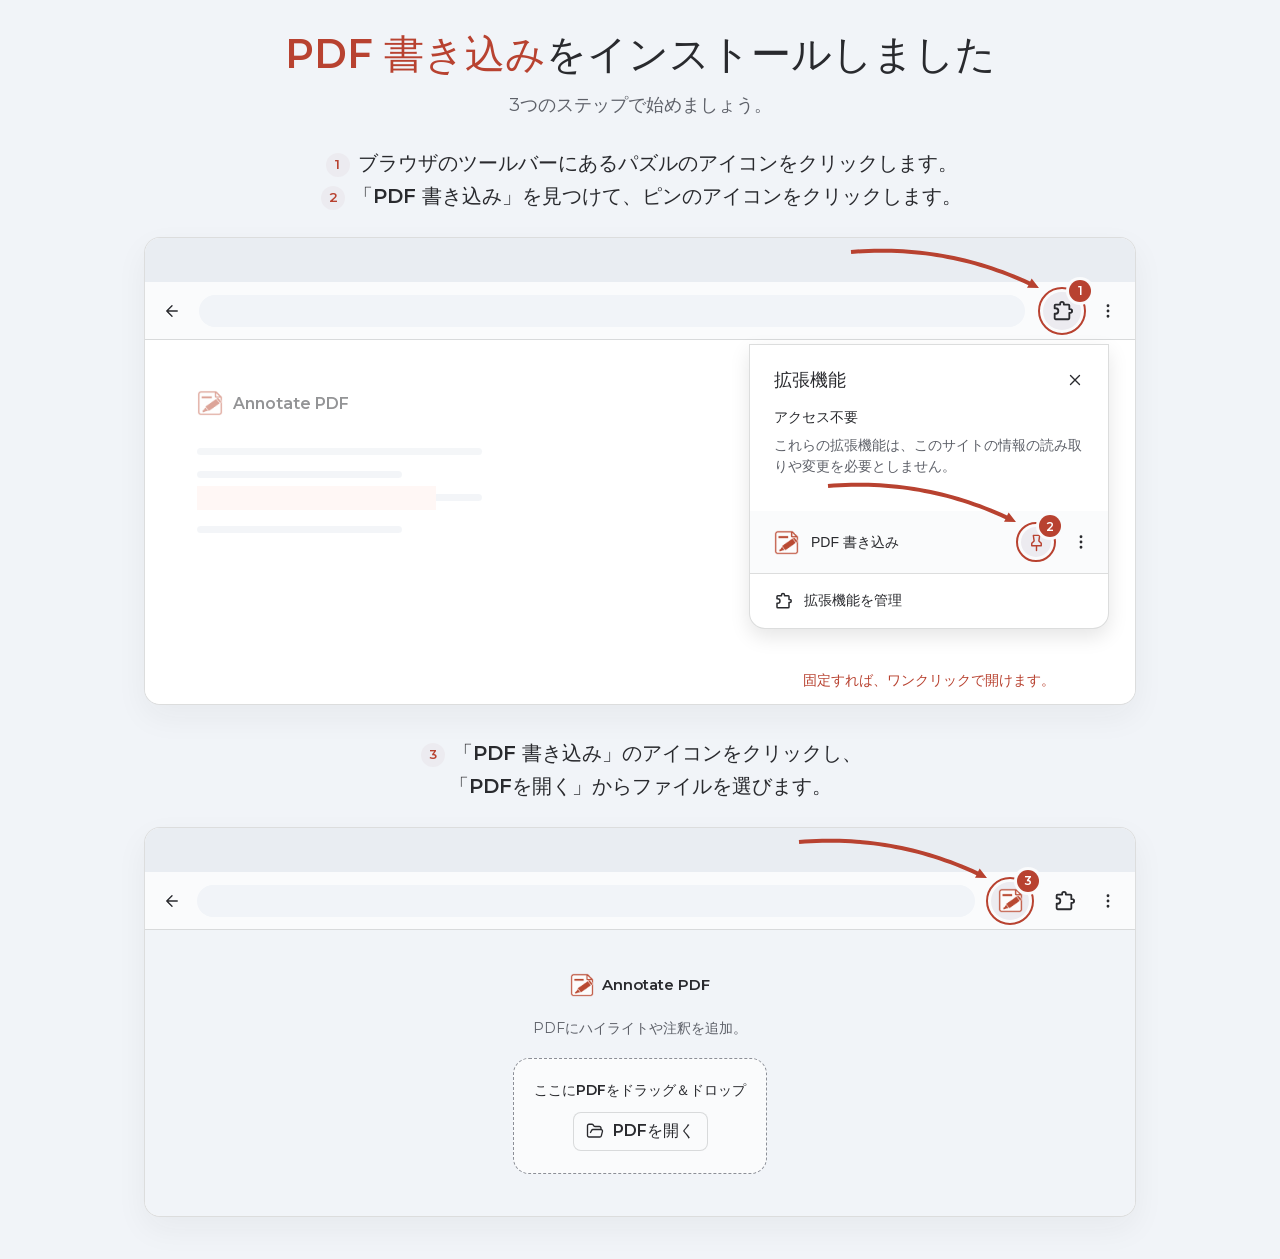
<file: welcome/ja/index.html>
<!doctype html>
<html lang="ja">
<head>
 <meta charset="utf-8">
 <meta name="viewport" content="width=device-width, initial-scale=1">
 <meta name="robots" content="noindex,follow">
 <meta name="description" content="「PDF 書き込み」の使い方：拡張機能を固定し、エディターを開いてPDFを選びましょう。">
 <title>「PDF 書き込み」をインストールしました</title>
 <link rel="icon" href="../assets/annotate-pdf.png" type="image/png">
 <link rel="stylesheet" href="../welcome.css">
 <link rel="stylesheet" href="./ja.css">
</head>
<body>
 <main>
  <header class="welcome-header">
   <h1><span>PDF 書き込み</span>を<br class="title-break">インストールしました</h1>
   <p class="intro">3つのステップで始めましょう。</p>
  </header>
  <section class="step" aria-label="「PDF 書き込み」を固定する">
   <div class="step-instructions">
   <p><span class="inline-number">1</span> ブラウザのツールバーにあるパズルのアイコンをクリックします。<br class="desktop-break"> <span class="inline-number">2</span> 「<strong>PDF 書き込み</strong>」を見つけて、ピンのアイコンをクリックします。</p></div>
   <figure class="browser pin-browser" role="img" aria-label="Chromeの操作例：1. パズルのアイコンをクリックします。2. 拡張機能メニューで「PDF 書き込み」の横にあるピンをクリックします。">
    <div aria-hidden="true">
     <div class="chrome-tabs"></div>
 <div class="chrome-address"><span class="back"><svg class="icon" viewBox="0 0 24 24" fill="none" stroke="currentColor" stroke-width="1.8" stroke-linecap="round" stroke-linejoin="round" aria-hidden="true"><path d="M19 12H5m7-7-7 7 7 7"/></svg></span><span class="address"></span><span class="toolbar-target puzzle target"><svg class="icon browser-puzzle" viewBox="0 0 24 24" fill="none" stroke="currentColor" stroke-width="2" stroke-linecap="round" stroke-linejoin="round" aria-hidden="true"><path d="M5 5h5V4a2 2 0 0 1 4 0v1h5a1 1 0 0 1 1 1v4h1a2 2 0 0 1 0 4h-1v6a1 1 0 0 1-1 1H5a1 1 0 0 1-1-1v-5h1a3 3 0 0 0 0-6H4V6a1 1 0 0 1 1-1Z"/></svg><b class="callout">1</b><svg class="guide-arrow" viewBox="0 0 200 64" fill="none" aria-hidden="true"><polygon points="8.167423202728566,13.992980047865034 13.980077110679519,13.549650519855657 19.774849516583053,13.1977573209563 25.551759243710823,12.93728781932365 31.310826163677238,12.768230133321877 37.05207115306643,12.69057320799682 42.775516041948805,12.704306889236976 48.481183554394086,12.809421994801506 54.169097241196376,13.005910381393438 59.83928140513698,13.293765006968663 65.49176101922212,13.672979987497884 71.1265616384411,14.143550647440424 76.74370930569476,14.70547356324524 82.34323045264073,15.358746599264908 87.92515179629,16.10336893555219 93.48950023226435,16.939341087104243 99.036302725686,17.866664914225193 104.56558620071814,18.885343623791428 110.07737742980297,19.995381761323095 115.57170292365693,21.19678519388767 121.04858882307595,22.489561083984228 126.50806079357866,23.873717854677388 131.95014392387426,25.349265146365408 137.37486262908283,26.916213765675003 142.78224055956133,28.574575627073628 148.172300516104,30.324363687876534 153.54506437218475,32.16559187739921 158.9005530038049,34.09827502106403 164.23878622739534,36.12242876031357 169.55978274610632,38.23806946920962 174.86356010469962,40.445214168609475 180.15013465314314,42.74388043880617 185.41952151889473,45.1340863315021 184.0008941602207,47.853510936332015 196,48 188.65598502519572,38.509718442013934 187.10025857407305,41.50433111229648 181.77391630961836,39.08829113855721 176.42956727639108,36.76450478885524 171.06722660184911,34.532990114892996 165.68691063596037,32.3937646969635 160.28863692348673,30.346845555924023 154.87242416757834,28.3922490658364 149.4382921846661,26.52999086814316 143.9862618507513,24.760085788266707 138.51635503930788,23.082547755522512 133.02859455113006,21.49738972722584 127.52300403657492,20.004623617844146 121.99960791076238,18.60426023400413 116.45843126240173,17.29630921610407 110.89949975701157,16.080778987208568 105.32283953538777,14.957676709816708 99.72847710824689,13.927008250995964 94.11643924803109,12.988778156266482 88.48675287890352,12.14298963250465 82.83944496598646,11.389644540014597 77.17454240490163,10.728743393793481 71.49207191266001,10.160285373894055 65.7920599209193,9.684268344668903 60.07453247258031,9.30068888256698 54.33951512263233,9.00954231204761 48.587032844081584,8.810822749081494 42.81710993970941,8.70452315162452 37.02976996030986,8.690635376379728 31.225035629952682,8.769150241106262 25.402928778708283,8.940057591692632 19.563470283160797,9.203346373184674 13.706680014924627,9.55900470394656 7.832576797271435,10.007019952134966" fill="currentColor" stroke="none"/></svg></span><span class="browser-more"><svg class="icon" viewBox="0 0 24 24" fill="none" stroke="currentColor" stroke-width="1.8" stroke-linecap="round" stroke-linejoin="round" aria-hidden="true"><circle cx="12" cy="5" r="1"/><circle cx="12" cy="12" r="1"/><circle cx="12" cy="19" r="1"/></svg></span></div>
     <div class="browser-content"><div class="ghost-page"><span class="ghost-brand"><img src="../assets/annotate-pdf.png" width="32" height="32" alt=""> Annotate PDF</span><span class="ghost-line"></span><span class="ghost-line short"></span><span class="ghost-line"></span><span class="ghost-highlight"></span><span class="ghost-line short"></span></div></div>
     <div class="extension-menu"><div class="menu-heading">拡張機能 <svg class="icon" viewBox="0 0 24 24" fill="none" stroke="currentColor" stroke-width="1.8" stroke-linecap="round" stroke-linejoin="round" aria-hidden="true"><path d="m18 6-12 12M6 6l12 12"/></svg></div><p class="menu-note">アクセス不要</p><p class="menu-description">これらの拡張機能は、このサイトの情報の読み取りや変更を必要としません。</p>
      <div class="extension-row"><img src="../assets/annotate-pdf.png" width="32" height="32" alt=""><span>PDF 書き込み</span><span class="pin-target target"><svg class="icon" viewBox="0 0 24 24" fill="none" stroke="currentColor" stroke-width="1.8" stroke-linecap="round" stroke-linejoin="round" aria-hidden="true"><path d="M16 3H8l1 7-3 3v3h12v-3l-3-3 1-7Z"/><path d="M12 16v6"/></svg><b class="callout">2</b><svg class="guide-arrow" viewBox="0 0 200 64" fill="none" aria-hidden="true"><polygon points="8.167423202728566,13.992980047865034 13.980077110679519,13.549650519855657 19.774849516583053,13.1977573209563 25.551759243710823,12.93728781932365 31.310826163677238,12.768230133321877 37.05207115306643,12.69057320799682 42.775516041948805,12.704306889236976 48.481183554394086,12.809421994801506 54.169097241196376,13.005910381393438 59.83928140513698,13.293765006968663 65.49176101922212,13.672979987497884 71.1265616384411,14.143550647440424 76.74370930569476,14.70547356324524 82.34323045264073,15.358746599264908 87.92515179629,16.10336893555219 93.48950023226435,16.939341087104243 99.036302725686,17.866664914225193 104.56558620071814,18.885343623791428 110.07737742980297,19.995381761323095 115.57170292365693,21.19678519388767 121.04858882307595,22.489561083984228 126.50806079357866,23.873717854677388 131.95014392387426,25.349265146365408 137.37486262908283,26.916213765675003 142.78224055956133,28.574575627073628 148.172300516104,30.324363687876534 153.54506437218475,32.16559187739921 158.9005530038049,34.09827502106403 164.23878622739534,36.12242876031357 169.55978274610632,38.23806946920962 174.86356010469962,40.445214168609475 180.15013465314314,42.74388043880617 185.41952151889473,45.1340863315021 184.0008941602207,47.853510936332015 196,48 188.65598502519572,38.509718442013934 187.10025857407305,41.50433111229648 181.77391630961836,39.08829113855721 176.42956727639108,36.76450478885524 171.06722660184911,34.532990114892996 165.68691063596037,32.3937646969635 160.28863692348673,30.346845555924023 154.87242416757834,28.3922490658364 149.4382921846661,26.52999086814316 143.9862618507513,24.760085788266707 138.51635503930788,23.082547755522512 133.02859455113006,21.49738972722584 127.52300403657492,20.004623617844146 121.99960791076238,18.60426023400413 116.45843126240173,17.29630921610407 110.89949975701157,16.080778987208568 105.32283953538777,14.957676709816708 99.72847710824689,13.927008250995964 94.11643924803109,12.988778156266482 88.48675287890352,12.14298963250465 82.83944496598646,11.389644540014597 77.17454240490163,10.728743393793481 71.49207191266001,10.160285373894055 65.7920599209193,9.684268344668903 60.07453247258031,9.30068888256698 54.33951512263233,9.00954231204761 48.587032844081584,8.810822749081494 42.81710993970941,8.70452315162452 37.02976996030986,8.690635376379728 31.225035629952682,8.769150241106262 25.402928778708283,8.940057591692632 19.563470283160797,9.203346373184674 13.706680014924627,9.55900470394656 7.832576797271435,10.007019952134966" fill="currentColor" stroke="none"/></svg></span><svg class="icon" viewBox="0 0 24 24" fill="none" stroke="currentColor" stroke-width="1.8" stroke-linecap="round" stroke-linejoin="round" aria-hidden="true"><circle cx="12" cy="5" r="1"/><circle cx="12" cy="12" r="1"/><circle cx="12" cy="19" r="1"/></svg></div>
      <div class="menu-footer"><svg class="icon browser-puzzle" viewBox="0 0 24 24" fill="none" stroke="currentColor" stroke-width="2" stroke-linecap="round" stroke-linejoin="round" aria-hidden="true"><path d="M5 5h5V4a2 2 0 0 1 4 0v1h5a1 1 0 0 1 1 1v4h1a2 2 0 0 1 0 4h-1v6a1 1 0 0 1-1 1H5a1 1 0 0 1-1-1v-5h1a3 3 0 0 0 0-6H4V6a1 1 0 0 1 1-1Z"/></svg> 拡張機能を管理</div>
     </div>
     <div class="pin-note">固定すれば、ワンクリックで開けます。</div>
    </div>
   </figure>
  </section>
  <section class="step open-step" aria-label="PDFを開く">
   <div class="step-instructions">
   <p><span class="inline-number">3</span> 「<strong>PDF 書き込み</strong>」のアイコンをクリックし、<br class="desktop-break">「<strong>PDFを開く</strong>」からファイルを選びます。</p></div>
   <figure class="browser open-browser" role="img" aria-label="Chromeの操作例：3. 固定した「PDF 書き込み」のアイコンをクリックしてエディターを開きます。「PDFを開く」をクリックして端末内のファイルを選びます。">
    <div aria-hidden="true">
     <div class="chrome-tabs"></div>
 <div class="chrome-address"><span class="back"><svg class="icon" viewBox="0 0 24 24" fill="none" stroke="currentColor" stroke-width="1.8" stroke-linecap="round" stroke-linejoin="round" aria-hidden="true"><path d="M19 12H5m7-7-7 7 7 7"/></svg></span><span class="address"></span><span class="toolbar-target pinned"><img src="../assets/annotate-pdf.png" width="32" height="32" alt=""><b class="callout">3</b><svg class="guide-arrow" viewBox="0 0 200 64" fill="none" aria-hidden="true"><polygon points="8.167423202728566,13.992980047865034 13.980077110679519,13.549650519855657 19.774849516583053,13.1977573209563 25.551759243710823,12.93728781932365 31.310826163677238,12.768230133321877 37.05207115306643,12.69057320799682 42.775516041948805,12.704306889236976 48.481183554394086,12.809421994801506 54.169097241196376,13.005910381393438 59.83928140513698,13.293765006968663 65.49176101922212,13.672979987497884 71.1265616384411,14.143550647440424 76.74370930569476,14.70547356324524 82.34323045264073,15.358746599264908 87.92515179629,16.10336893555219 93.48950023226435,16.939341087104243 99.036302725686,17.866664914225193 104.56558620071814,18.885343623791428 110.07737742980297,19.995381761323095 115.57170292365693,21.19678519388767 121.04858882307595,22.489561083984228 126.50806079357866,23.873717854677388 131.95014392387426,25.349265146365408 137.37486262908283,26.916213765675003 142.78224055956133,28.574575627073628 148.172300516104,30.324363687876534 153.54506437218475,32.16559187739921 158.9005530038049,34.09827502106403 164.23878622739534,36.12242876031357 169.55978274610632,38.23806946920962 174.86356010469962,40.445214168609475 180.15013465314314,42.74388043880617 185.41952151889473,45.1340863315021 184.0008941602207,47.853510936332015 196,48 188.65598502519572,38.509718442013934 187.10025857407305,41.50433111229648 181.77391630961836,39.08829113855721 176.42956727639108,36.76450478885524 171.06722660184911,34.532990114892996 165.68691063596037,32.3937646969635 160.28863692348673,30.346845555924023 154.87242416757834,28.3922490658364 149.4382921846661,26.52999086814316 143.9862618507513,24.760085788266707 138.51635503930788,23.082547755522512 133.02859455113006,21.49738972722584 127.52300403657492,20.004623617844146 121.99960791076238,18.60426023400413 116.45843126240173,17.29630921610407 110.89949975701157,16.080778987208568 105.32283953538777,14.957676709816708 99.72847710824689,13.927008250995964 94.11643924803109,12.988778156266482 88.48675287890352,12.14298963250465 82.83944496598646,11.389644540014597 77.17454240490163,10.728743393793481 71.49207191266001,10.160285373894055 65.7920599209193,9.684268344668903 60.07453247258031,9.30068888256698 54.33951512263233,9.00954231204761 48.587032844081584,8.810822749081494 42.81710993970941,8.70452315162452 37.02976996030986,8.690635376379728 31.225035629952682,8.769150241106262 25.402928778708283,8.940057591692632 19.563470283160797,9.203346373184674 13.706680014924627,9.55900470394656 7.832576797271435,10.007019952134966" fill="currentColor" stroke="none"/></svg></span><span class="toolbar-target puzzle"><svg class="icon browser-puzzle" viewBox="0 0 24 24" fill="none" stroke="currentColor" stroke-width="2" stroke-linecap="round" stroke-linejoin="round" aria-hidden="true"><path d="M5 5h5V4a2 2 0 0 1 4 0v1h5a1 1 0 0 1 1 1v4h1a2 2 0 0 1 0 4h-1v6a1 1 0 0 1-1 1H5a1 1 0 0 1-1-1v-5h1a3 3 0 0 0 0-6H4V6a1 1 0 0 1 1-1Z"/></svg></span><span class="browser-more"><svg class="icon" viewBox="0 0 24 24" fill="none" stroke="currentColor" stroke-width="1.8" stroke-linecap="round" stroke-linejoin="round" aria-hidden="true"><circle cx="12" cy="5" r="1"/><circle cx="12" cy="12" r="1"/><circle cx="12" cy="19" r="1"/></svg></span></div>
     <div class="start-preview"><span class="preview-brand"><img src="../assets/annotate-pdf.png" width="32" height="32" alt=""> Annotate PDF</span><span class="preview-description">PDFにハイライトや注釈を追加。</span><div class="preview-drop"><span>ここにPDFをドラッグ＆ドロップ</span><span class="preview-open"><svg class="icon" viewBox="0 0 24 24" fill="none" stroke="currentColor" stroke-width="1.8" stroke-linecap="round" stroke-linejoin="round" aria-hidden="true"><path d="m6 14 1.5-2.9A2 2 0 0 1 9.24 10H20a2 2 0 0 1 1.94 2.5l-1.54 6a2 2 0 0 1-1.95 1.5H4a2 2 0 0 1-2-2V5a2 2 0 0 1 2-2h3.9a2 2 0 0 1 1.69.9l.81 1.2a2 2 0 0 0 1.67.9H18a2 2 0 0 1 2 2v2"/></svg> PDFを開く</span></div></div>
    </div>
   </figure>
  </section>
 </main>
</body>
</html>
</file>
<file: home.css>
@font-face{font-family:Montserrat;src:url('/welcome/assets/Montserrat-Regular.woff2') format('woff2');font-weight:400;font-style:normal;font-display:swap}
@font-face{font-family:Montserrat;src:url('/welcome/assets/Montserrat-Medium.woff2') format('woff2');font-weight:500;font-style:normal;font-display:swap}
@font-face{font-family:Montserrat;src:url('/welcome/assets/Montserrat-SemiBold.woff2') format('woff2');font-weight:600;font-style:normal;font-display:swap}
:root{color-scheme:light;--text:#292a2e;--muted:#6b6e76;--accent:#b84230;--hover:#fff0ec;--selected:#ecebf0;--workspace:#f1f4f8;--panel:#fafbfc;--border:#dce0e6;font-family:Montserrat,ui-sans-serif,sans-serif;font-synthesis:none;color:var(--text);background:var(--panel);font-size:18px;scrollbar-color:#a9aeb8 var(--workspace)}
*{box-sizing:border-box}
[hidden]{display:none!important}
body{margin:0;font-size:18px;line-height:1.5}
body:has(dialog[open]){overflow:hidden}
button,a{-webkit-tap-highlight-color:transparent}
button{font:inherit;font-weight:500;cursor:pointer;background:var(--hover);color:var(--accent);border:1px solid #0b120e24;border-radius:8px}
button:hover:not(:disabled):not([aria-pressed=true]):not([aria-selected=true]){background:#a43828;color:#fff}
button:active:not(:disabled):not([aria-pressed=true]):not([aria-selected=true]){background:#902f22;color:#fff}
button:is([aria-pressed=true],[aria-selected=true]){background:var(--selected);color:var(--accent)}
button:disabled{opacity:.55;cursor:wait}
a{color:inherit;text-underline-offset:5px}
button,a{transition:background-color 160ms,color 160ms,border-color 160ms}
:focus-visible{outline:2px solid var(--accent);outline-offset:2px}
::selection{background:#f6cfbd;color:var(--text)}
h1,h2,p,figure{margin:0}
h1,h2{text-wrap:balance;font-weight:600;letter-spacing:-.035em}
h1{font-size:clamp(38px,4.4vw,60px);line-height:1.12}
h2{font-size:clamp(32px,3.3vw,44px);line-height:1.2}
svg{width:24px;height:24px;fill:none;stroke:currentColor;stroke-width:1.8;stroke-linecap:round;stroke-linejoin:round;flex:none}
.wrap{width:min(1248px,calc(100% - 96px));margin-inline:auto}
.site-header{height:106px;display:flex;align-items:center}
.brand{display:inline-flex;align-items:center;gap:10px;text-decoration:none;font-weight:600;font-size:22px}
.brand img{object-fit:contain}
.hero{display:grid;grid-template-columns:.86fr 1.14fr;gap:64px;align-items:center;padding:44px 0 100px}
h1 span{display:block;color:var(--accent);margin-bottom:8px}
.lead{font-size:22px;line-height:1.5;margin-top:24px;max-width:340px;text-wrap:pretty}
.install{display:inline-flex;justify-content:center;align-items:center;gap:12px;padding:16px 22px;min-height:56px;font-size:18px;font-weight:500;line-height:1.4;text-align:center}
.install-group{display:inline-flex;flex-direction:column;align-items:stretch;max-width:100%;vertical-align:top}
.hero .install-group{margin-top:32px}
.install span{font-size:24px;line-height:1}
.platform{font-size:18px;color:var(--muted);margin-top:12px;text-align:center}
.example{background:var(--workspace);border-radius:16px;padding:20px 26px 28px}
.example-bar{display:flex;align-items:center;justify-content:flex-end;gap:12px;flex-wrap:wrap;margin-bottom:20px;font-size:18px;color:var(--muted)}
.switch{display:flex;gap:2px;background:#e4e8ee;padding:4px;border-radius:8px}
.switch button{padding:7px 10px;font-size:18px;line-height:1.4}
.paper{background:white;box-shadow:0 12px 30px #292a2e0c;overflow:hidden}
.paper-content{position:relative;padding:38px 34px;min-height:438px}
.doc-heading{font-weight:600;font-size:26px;display:flex;align-items:center;justify-content:space-between;margin-bottom:28px;letter-spacing:-.02em}
.doc-dot{height:14px;width:14px;background:#dce2e9;border-radius:50%}
.rule{height:7px;background:#e9edf2;border-radius:2px;margin-top:12px}
.w95{width:95%}.w90{width:90%}.w80{width:80%}.w70{width:70%}.w65{width:65%}.w50{width:50%}
.date{position:relative;display:table;margin:26px 0 24px;font-size:22px;font-weight:500;isolation:isolate}
.highlight,.tool-highlight,.result-highlight{position:absolute;inset:2px -5px;background:#ffe279;z-index:-1;transition:opacity 160ms;pointer-events:none}
.review-note{position:absolute;right:34px;bottom:37px;color:var(--accent);font-size:20px;line-height:1.4}
.doc-bottom{margin-top:68px;width:42%}
.annotation{transition:opacity 160ms}
[data-view=original] .annotation{opacity:0}
.tools-section{background:white;padding:100px 0}
.tools-layout{display:grid;grid-template-columns:.86fr 1.14fr;align-items:center;gap:64px}
.tool-tabs{display:flex;gap:8px;margin-top:28px;flex-wrap:wrap}
.tool-tabs button{display:flex;align-items:center;gap:8px;font-size:18px;padding:12px 14px}
.tool-caption{margin-top:20px;font-size:20px;color:var(--muted);min-height:60px}
.tool-example{padding:36px;background:var(--workspace);border-radius:16px;overflow:hidden}
.detail-paper{position:relative;padding:48px 32px 128px;background:white;min-height:335px}
.detail-date{font-size:25px;font-weight:500;margin:28px 0;position:relative;display:table;isolation:isolate;white-space:nowrap}
.detail-note{position:absolute;bottom:32px;left:32px;right:24px;color:var(--accent);font-size:22px;line-height:1.4}
.detail-box{position:absolute;inset:-10px -12px;border:2px solid var(--accent);pointer-events:none}
.tool-highlight,.tool-note,.tool-point{transition:opacity 160ms}
[data-tool=highlight] .tool-note,[data-tool=highlight] .tool-point,[data-tool=note] .tool-highlight,[data-tool=note] .tool-point,[data-tool=point] .tool-highlight,[data-tool=point] .tool-note{opacity:0}
.workflow{text-align:center;padding:96px 0}
.steps{display:flex;align-items:center;justify-content:center;gap:16px;margin:32px 0}
.steps button{display:flex;gap:10px;align-items:center;padding:10px 12px;border-radius:8px;font-size:20px}
.steps button>span{display:grid;place-items:center;width:32px;height:32px;border-radius:50%;background:#e9edf2;font-size:18px;flex:none}
.steps button>span{color:var(--text)}
.steps [aria-pressed=true]>span{background:#dce2e9;color:var(--accent)}
.steps>i{width:48px;height:1px;background:#ccd0d7}
.workflow-demo{max-width:800px;margin:32px auto 0;background:white;border:1px solid var(--border);border-radius:16px;overflow:hidden;text-align:left}
.file-bar{display:flex;flex-wrap:wrap;align-items:center;gap:12px;padding:18px 28px;border-bottom:1px solid var(--border);background:#fafbfc;font-size:18px}
.file-bar>svg:first-child{color:var(--accent)}
.file-check{display:inline-flex;align-items:center;gap:8px;margin-left:auto;color:var(--accent);white-space:nowrap}
[data-step=open] .file-check,[data-step=annotate] .file-check{visibility:hidden}
.result-content{position:relative;display:flex;gap:24px;align-items:center;justify-content:space-between;padding:26px 40px 20px;min-height:150px}
.result-lines{width:52%}
.result-date{position:relative;display:table;isolation:isolate;font-size:20px;margin:16px 0;white-space:nowrap}
.result-note{color:var(--accent);font-size:20px;text-align:left;line-height:1.4}
.result-highlight,.result-note,.file-check{transition:opacity 160ms}
[data-step=open] .result-highlight,[data-step=open] .result-note,[data-step=open] .file-check,[data-step=annotate] .file-check{opacity:0}
.result-copy{margin-top:24px;font-size:20px}
.closing{background:var(--workspace);padding:80px 0;text-align:center}
.benefits{list-style:none;padding:0;margin:28px 0 32px;display:flex;justify-content:center;gap:32px;flex-wrap:wrap}
.benefits li{display:flex;align-items:center;gap:10px;font-size:18px}
.benefits svg{color:var(--accent)}
.site-footer{display:flex;justify-content:space-between;align-items:center;padding:28px 0;gap:20px}
.site-footer .brand{font-size:18px}
.site-footer>a:last-child{font-size:18px;color:var(--muted)}
.site-footer>a:last-child:hover{color:var(--accent)}
dialog{max-width:calc(100% - 32px);width:520px;padding:32px;border:0;border-radius:16px;color:var(--text);background:#fff;box-shadow:0 24px 64px #292a2e26}
dialog::backdrop{background:#292a2e66}
dialog h2{font-size:28px;line-height:1.3;letter-spacing:-.02em}
dialog p{margin-top:16px;font-size:18px}
dialog form{display:flex;justify-content:flex-end;margin-top:28px}
@media(min-width:1600px){.hero{padding-top:70px;padding-bottom:120px}}
@media(max-width:1100px){.wrap{width:calc(100% - 64px)}.hero,.tools-layout{gap:32px;grid-template-columns:.9fr 1.1fr}.paper-content{padding:32px 24px}.example{padding:18px}.example-bar{gap:16px}.tool-example{padding:24px}.detail-paper{padding-left:24px;padding-right:24px}.detail-date{font-size:22px}.lead{font-size:20px}.install{padding:16px}.tool-tabs{gap:6px}.tool-tabs button{padding:10px}.tool-tabs svg{width:20px}.review-note{right:24px}}
@media(max-width:820px){.wrap{width:calc(100% - 40px)}.site-header{height:84px}.hero{grid-template-columns:1fr;padding:24px 0 60px;gap:40px}.hero-copy{max-width:620px}.hero h1{max-width:580px;font-size:48px}.lead{max-width:none;margin-top:20px}.hero .install-group{margin-top:24px}.hero-example{max-width:620px;width:100%;justify-self:center}.example-bar{flex-wrap:nowrap}.tools-section{padding:60px 0}.tools-layout{grid-template-columns:1fr;gap:24px}.tools-copy{text-align:center}.tools-copy br{display:none}.tool-tabs{justify-content:center}.tool-caption{min-height:30px}.tool-example{width:min(100%,620px);justify-self:center}.detail-paper{min-height:330px}.workflow{padding:60px 0}.steps{gap:4px}.steps>i{width:24px}.steps button{font-size:18px;padding:8px}.closing{padding:60px 0}.benefits{gap:18px 28px}.result-content{gap:14px;padding:24px}.result-note{font-size:18px}}
@media(max-width:480px){.install-group{width:100%}.wrap{width:calc(100% - 32px)}.brand{font-size:20px}.hero h1{font-size:38px;line-height:1.16}.lead{font-size:20px}.install{width:100%;padding:16px 12px;gap:8px}.example{padding:16px 12px}.example-bar{flex-direction:column;align-items:flex-start;gap:12px}.switch{width:100%}.switch button{flex:1}.paper-content{padding:28px 20px;min-height:390px}.doc-heading{font-size:23px}.date{font-size:18px}.review-note{font-size:18px;right:20px;bottom:34px}.doc-bottom{margin-top:94px}.tool-example{padding:16px 12px}.detail-paper{padding:40px 18px 128px;min-height:300px}.detail-date{font-size:18px}.detail-note{font-size:18px;left:18px;right:18px}.tool-tabs button{gap:5px;padding:10px 8px}.tool-tabs svg{width:18px;height:18px}.steps{flex-wrap:wrap;gap:2px}.steps>i{display:none}.steps button{flex-direction:column;gap:8px;flex:1;padding:8px 4px;font-size:18px}.result-content{flex-wrap:wrap;min-height:205px;padding:24px 18px;gap:12px}.result-lines{width:100%}.result-date{font-size:18px}.result-note{margin-left:auto}.file-bar{padding:16px 18px;gap:8px}.file-check{flex-basis:100%;margin-left:32px}.result-copy{font-size:18px}.benefits{flex-direction:column;align-items:center}.site-footer{flex-direction:column;gap:18px;padding:24px 0}dialog{padding:24px}dialog h2{font-size:26px}dialog .install{width:auto}}
@media(prefers-reduced-motion:reduce){*,*::before,*::after{transition:none!important;animation:none!important}}
</file>
<file: privacy/privacy.css>
@font-face {
  font-family:Montserrat;
  src:url('../welcome/assets/Montserrat-Regular.woff2') format('woff2');
  font-style:normal;
  font-weight:400;
  font-display:swap;
}
@font-face {
  font-family:Montserrat;
  src:url('../welcome/assets/Montserrat-SemiBold.woff2') format('woff2');
  font-style:normal;
  font-weight:600;
  font-display:swap;
}
:root {
  color-scheme:light;
  font-family:Montserrat,ui-sans-serif,sans-serif;
  font-synthesis:none;
  color:#292a2e;
  background:#f1f4f8;
}
* { box-sizing:border-box; }
body { margin:0; }
main {
  max-width:848px;
  margin:0 auto;
  padding:48px 32px 64px;
  font-size:16px;
  line-height:1.75;
  overflow-wrap:anywhere;
}
.brand {
  display:flex;
  align-items:center;
  gap:10px;
  font-weight:600;
  margin-bottom:24px;
}
.brand img { flex-shrink:0; }
h1 {
  margin:0;
  font-size:40px;
  line-height:1.2;
  letter-spacing:-1.2px;
  font-weight:600;
}
.updated {
  color:#6b6e76;
  margin:12px 0 24px;
  font-size:14px;
}
p { margin:0 0 16px; }
section { margin-top:36px; }
h2 {
  font-size:22px;
  font-weight:600;
  line-height:1.4;
  letter-spacing:-.3px;
  margin:0 0 16px;
}
a {
  color:#b84230;
  text-decoration:underline;
  text-underline-offset:3px;
}
a:hover { color:#a43828; }
a[href^="mailto:"] {
  color:inherit;
  text-decoration:none;
}
a:focus-visible {
  outline:2px solid #b84230;
  outline-offset:4px;
  border-radius:2px;
}
code {
  font-family:ui-monospace,SFMono-Regular,Consolas,monospace;
  font-size:.95em;
  overflow-wrap:anywhere;
}
.permissions-table { margin:24px 0; }
table {
  width:100%;
  border-collapse:collapse;
  table-layout:fixed;
  font-size:15px;
  line-height:1.6;
  background:#fafbfc;
}
caption {
  text-align:left;
  font-weight:600;
  padding-bottom:12px;
}
th,td {
  text-align:left;
  vertical-align:top;
  padding:14px 16px;
  border-bottom:1px solid #0b120e24;
}
th { font-weight:600; }
thead { background:#ecebf0; }
th:first-child { width:35%; }
section:last-child p:last-child { margin-bottom:0; }
@media(max-width:600px) {
  main { padding:28px 20px 40px; }
  h1 { font-size:32px; letter-spacing:-.6px; }
  h2 { font-size:20px; }
  .brand { margin-bottom:20px; }
  section { margin-top:28px; }
  th,td { padding:12px 10px; }
  th:first-child { width:42%; }
}
</file>
<file: welcome/welcome.css>
@font-face {
  font-family:Montserrat;
  src:url('./assets/Montserrat-Regular.woff2') format('woff2');
  font-style:normal;
  font-weight:400;
  font-display:swap
}
@font-face {
  font-family:Montserrat;
  src:url('./assets/Montserrat-Medium.woff2') format('woff2');
  font-style:normal;
  font-weight:500;
  font-display:swap
}
@font-face {
  font-family:Montserrat;
  src:url('./assets/Montserrat-SemiBold.woff2') format('woff2');
  font-style:normal;
  font-weight:600;
  font-display:swap
}
/* Values from Anpdf's approved design/tokens.css. Document colors are independent. */
:root {
  color-scheme:light;
  --text:#292a2e;
  --secondary:#6b6e76;
  --workspace:#f1f4f8;
  --panel:#fafbfc;
  --surface:#fff;
  --rail:#e9edf2;
  --primary:#b84230;
  --primary-hover:#a43828;
  --selected:#ecebf0;
  --hover:#fff0ec;
  --border:#0b120e24;
  font-family:Montserrat,ui-sans-serif,sans-serif;
  color:var(--text);
  background:var(--workspace);
  font-synthesis:none
}
* {
  box-sizing:border-box
}
body {
  margin:0
}
main {
  max-width:1088px;
  margin:0 auto;
  padding:24px 48px 42px
}
h1,p,figure {
  margin:0
}
strong {
  font-weight:600
}
.icon {
  width:22px;
  height:22px;
  flex-shrink:0;
  vertical-align:middle
}
img {
  object-fit:contain;
  flex-shrink:0
}
.welcome-header {
  text-align:center;
  margin-bottom:24px;
  animation:enter .32s ease-out both
}
h1 {
  font-size:40px;
  line-height:1.2;
  letter-spacing:-1.2px;
  font-weight:600
}
h1 span {
  color:var(--primary)
}
.intro {
  font-size:18px;
  line-height:1.5;
  color:var(--secondary);
  margin-top:8px
}
.step-instructions {
  text-align:center;
  margin-bottom:20px
}
.step-instructions p {
  font-size:16px;
  line-height:1.85
}
.inline-number {
  display:inline-flex;
  justify-content:center;
  align-items:center;
  width:24px;
  height:24px;
  border-radius:50%;
  background:var(--selected);
  color:var(--primary);
  font-weight:600;
  font-size:13px;
  vertical-align:middle;
  margin:0 3px
}
.browser {
  position:relative;
  border:1px solid var(--border);
  border-radius:16px;
  background:var(--surface);
  box-shadow:0 12px 32px rgb(41 42 46 / 5%);
  overflow:hidden;
  text-align:left
}
.chrome-tabs {
  height:44px;
  background:var(--rail);
  display:flex;
  align-items:center;
  gap:16px;
  padding:0 18px;
  font-size:11px
}
.window-dots {
  display:flex;
  gap:6px
}
.window-dots i {
  width:8px;
  height:8px;
  border-radius:50%;
  background:#b9bec7
}
.chrome-tab {
  display:flex;
  align-items:center;
  gap:8px;
  align-self:end;
  height:35px;
  width:225px;
  padding:0 12px;
  border-radius:8px 8px 0 0;
  background:var(--panel)
}
.chrome-tab img {
  width:16px;
  height:16px
}
.chrome-tab span {
  flex:1
}
.chrome-tab .icon,.chrome-tabs>.icon {
  width:14px;
  height:14px
}
.chrome-address {
  height:58px;
  display:flex;
  align-items:center;
  gap:18px;
  background:var(--panel);
  border-bottom:1px solid var(--border);
  padding:0 18px
}
.back .icon {
  width:18px;
  height:18px
}
.address {
  display:flex;
  align-items:center;
  gap:12px;
  height:32px;
  border-radius:20px;
  flex:1;
  background:var(--workspace);
  color:var(--secondary);
  padding:0 12px;
  min-width:0;
  font:12px Montserrat, sans-serif
}
.address span {
  white-space:nowrap;
  overflow:hidden;
  text-overflow:ellipsis
}
.address .icon {
  width:16px;
  height:16px
}
.toolbar-target {
  position:relative;
  display:flex;
  align-items:center;
  justify-content:center;
  width:38px;
  height:38px;
  flex-shrink:0;
  border-radius:50%
}
.target,.pinned {
  background:var(--selected);
  color:var(--primary);
  outline:2px solid var(--primary);
  outline-offset:3px
}
/* Browser glyph stays neutral; the tutorial ring and badge carry the accent. */
.browser-puzzle {
  color:var(--text)
}
/* The target owns its arrow. At 45 degrees, offset the tip by the outer
   ring radius + 8px clear space. The filled contour ends exactly at its tip. */
.toolbar-target { --target-radius:19px; }
.pin-target { --target-radius:15px; }
.guide-arrow {
  --tip-x:196px;
  --tip-y:48px;
  --tip-offset:calc((var(--target-radius) + 5px + 8px) * .7071067812);
  position:absolute;
  width:200px;
  height:64px;
  left:calc(50% - var(--tip-offset) - var(--tip-x));
  top:calc(50% - var(--tip-offset) - var(--tip-y));
  overflow:visible;
  pointer-events:none;
  color:var(--primary);
}
.callout {
  position:absolute;
  right:-10px;
  top:-12px;
  display:grid;
  place-items:center;
  width:22px;
  height:22px;
  border-radius:50%;
  background:var(--primary);
  color:white;
  font:600 12px Montserrat,sans-serif;
  box-shadow:0 0 0 3px var(--panel);
  z-index:2
}
.browser-more .icon {
  width:18px
}
.browser-content {
  height:336px;
  overflow:hidden;
  padding:44px 52px;
  background:var(--surface)
}
.ghost-page {
  width:36%;
  max-width:285px;
  display:flex;
  flex-direction:column;
  gap:16px;
  opacity:.5
}
.ghost-brand {
  display:flex;
  align-items:center;
  gap:10px;
  font-size:16px;
  font-weight:600;
  margin:6px 0 16px
}
.ghost-brand img {
  width:26px;
  height:26px
}
.ghost-line {
  display:block;
  background:var(--rail);
  height:7px;
  border-radius:4px;
  width:100%
}
.ghost-line.short {
  width:72%
}
.ghost-highlight {
  height:24px;
  background:var(--hover);
  width:84%;
  margin-top:-31px
}
.extension-menu {
  position:absolute;
  right:26px;
  top:106px;
  width:360px;
  background:var(--surface);
  border:1px solid var(--border);
  border-radius:0 0 16px 16px;
  box-shadow:0 8px 20px rgb(0 0 0 / 10%);
  font-family:Arial,sans-serif
}
.menu-heading {
  font-size:18px;
  display:flex;
  justify-content:space-between;
  align-items:center;
  padding:23px 24px 17px
}
.menu-heading .icon {
  width:18px
}
.menu-note {
  font-size:14px;
  font-weight:600;
  padding:0 24px;
  margin-bottom:8px
}
.menu-description {
  font-size:14px;
  line-height:1.5;
  color:var(--secondary);
  padding:0 24px 34px
}
.extension-row {
  display:flex;
  align-items:center;
  gap:12px;
  height:62px;
  padding:0 18px 0 24px;
  background:var(--panel)
}
.extension-row img {
  width:25px;
  height:25px
}
.extension-row>span:not(.pin-target) {
  flex:1;
  font-size:14px;
  white-space:nowrap
}
.pin-target {
  position:relative;
  width:30px;
  height:30px;
  display:grid;
  place-items:center;
  border-radius:50%;
  margin-right:9px
}
.pin-target .icon {
  width:19px;
  height:19px
}
.extension-row>.icon {
  width:18px
}
.menu-footer {
  display:flex;
  align-items:center;
  gap:12px;
  padding:18px 24px;
  font-size:14px;
  border-top:1px solid var(--border)
}
.menu-footer .icon {
  width:18px;
  height:18px
}
.pin-note {
  position:absolute;
  bottom:14px;
  right:26px;
  width:360px;
  text-align:center;
  color:var(--primary);
  font-size:14px;
  font-weight:500
}
.open-step {
  margin-top:20px
}
.open-browser .chrome-address {
  gap:16px
}
.pinned img {
  width:25px;
  height:25px
}
.start-preview {
  height:286px;
  display:flex;
  flex-direction:column;
  align-items:center;
  justify-content:center;
  background:var(--workspace)
}
.preview-brand {
  display:flex;
  align-items:center;
  gap:8px;
  font-size:15px;
  font-weight:600;
  margin-bottom:12px
}
.preview-brand img {
  width:24px;
  height:24px
}
.preview-description {
  color:var(--secondary);
  font-size:14px;
  margin:10px 0 20px
}
.preview-drop {
  display:flex;
  flex-direction:column;
  align-items:center;
  gap:12px;
  padding:22px 32px;
  background:var(--panel);
  border:1px dashed #8c8f97;
  border-radius:16px;
  font-size:14px;
  font-weight:600
}
.preview-open {
  display:flex;
  align-items:center;
  justify-content:center;
  gap:9px;
  background:var(--panel);
  color:var(--text);
  border:1px solid var(--border);
  border-radius:8px;
  padding:8px 12px;
  font-size:16px;
  font-weight:600
}
.preview-open .icon {
  width:18px;
  height:18px
}
.finish {
  text-align:center;
  font-size:18px;
  font-weight:500;
  margin-top:28px
}
footer {
  display:flex;
  align-items:center;
  justify-content:center;
  gap:10px;
  color:var(--secondary);
  font-size:14px;
  line-height:1.5;
  margin:72px 24px 32px
}
footer img {
  width:20px;
  height:20px
}
.footer-dot {
  margin:0 3px
}
@keyframes enter {
  from {
    opacity:0;
    transform:translateY(6px)
  }
  to {
    opacity:1;
    transform:translateY(0)
  }
}
@media(max-width:720px) {
  .guide-arrow { width:150px; height:48px; --tip-x:147px; --tip-y:36px; }
  main {
    padding:28px 20px 42px
  }
  .welcome-header {
    margin-bottom:24px
  }
  h1 {
    font-size:32px;
    letter-spacing:-.8px
  }
  .intro {
    font-size:17px
  }
  .step-instructions p {
    font-size:14px;
    line-height:1.9
  }
  .chrome-tabs {
    padding:0 12px;
    gap:12px
  }
  .chrome-tab {
    width:180px
  }
  .chrome-address {
    padding:0 12px;
    gap:12px
  }
  .browser-content {
    height:356px
  }
  .ghost-page {
    display:none
  }
  .extension-menu {
    right:14px;
    max-width:calc(100% - 28px);
    width:330px
  }
  .pin-note {
    left:0;
    right:0;
    width:auto;
    bottom:14px
  }
  .open-step {
    margin-top:32px
  }
  .start-preview {
    height:285px;
    padding-top:32px
  }
  .finish {
    font-size:15px
  }
  footer {
    flex-wrap:wrap;
    margin-top:52px;
    font-size:14px
  }
  .footer-dot {
    display:none
  }
  footer>span:last-child {
    flex-basis:100%;
    text-align:center
  }
  .desktop-break {
    display:none
  }
}
@media(max-width:400px) {
  main {
    padding-left:14px;
    padding-right:14px
  }
  h1 {
    font-size:29px
  }
  .chrome-tabs .window-dots {
    display:none
  }
  .chrome-address {
    gap:10px
  }
  .back {
    display:none
  }
  .address {
    font-size:10px
  }
  .extension-menu {
    right:10px;
    max-width:calc(100% - 20px)
  }
  .menu-heading {
    padding:20px 18px 16px
  }
  .menu-note,.menu-description {
    padding-left:18px;
    padding-right:18px
  }
  .extension-row {
    padding-left:18px;
    gap:8px
  }
  .extension-row>span:not(.pin-target) {
    font-size:14px
  }
  .open-browser .chrome-address {
    gap:12px
  }
}
@media(prefers-reduced-motion:reduce) {
  *,*::before,*::after {
    animation:none!important;
    transition:none!important
  }
}
</file>
<file: welcome/fr/fr.css>
/* French guide only. Shared English guide and assets remain unchanged. */
:root { --secondary:#5e6169; }
.welcome-header { margin-bottom:28px; }
.step-instructions p { font-size:20px; line-height:1.65; }
.step-instructions { margin-bottom:24px; }
.open-step { margin-top:32px; }
.extension-row { min-height:62px; height:auto; padding-top:12px; padding-bottom:12px; }
/* Keep the extension row compact; reserve the arrow arc above it. */
.pin-browser .browser-content { height:364px; }
.preview-description { text-align:center; padding:0 12px; }
@media(max-width:720px) {
  .step-instructions p { font-size:18px; }
  .desktop-break { display:block; }
  .pin-browser .browser-content { height:384px; }
  .extension-row>span:not(.pin-target) { white-space:normal; }
}

.extension-row>span:not(.pin-target) { min-width:0; white-space:normal; line-height:20px; }
.pin-target { flex-shrink:0; }

.welcome-header h1 span { display:block; text-wrap:balance; }
</file>
<file: welcome/ja/ja.css>
/* Japanese guide only. Shared English guide and assets remain unchanged. */
:root { --secondary:#5e6169; }
.welcome-header { margin-bottom:28px; }
.step-instructions p { font-size:20px; line-height:1.65; }
.step-instructions { margin-bottom:24px; }
.open-step { margin-top:32px; }
.extension-row { min-height:62px; height:auto; padding-top:12px; padding-bottom:12px; }
/* Keep the extension row compact; reserve the arrow arc above it. */
.pin-browser .browser-content { height:364px; }
.preview-description { text-align:center; padding:0 12px; }
@media(max-width:720px) {
  .step-instructions p { font-size:18px; }
  .desktop-break { display:block; }
  .pin-browser .browser-content { height:384px; }
  .extension-row>span:not(.pin-target) { white-space:normal; }
}

/* Native Japanese fonts keep kana and kanji crisp without a remote font download. */
:root { font-family:Montserrat,"Hiragino Kaku Gothic ProN","Hiragino Sans","Yu Gothic",Meiryo,sans-serif; }
h1 { line-height:1.5; letter-spacing:0; }
.title-break { display:none; }
.extension-menu { font-family:Arial,"Hiragino Kaku Gothic ProN","Yu Gothic",Meiryo,sans-serif; }
.preview-drop { max-width:calc(100% - 24px); padding:22px 20px; text-align:center; }
@media(max-width:720px) { .title-break { display:block; } h1 { font-size:clamp(22px,5.4vw,32px); } }

.extension-row>span:not(.pin-target) { min-width:0; white-space:normal; line-height:20px; }
.pin-target { flex-shrink:0; }
</file>
